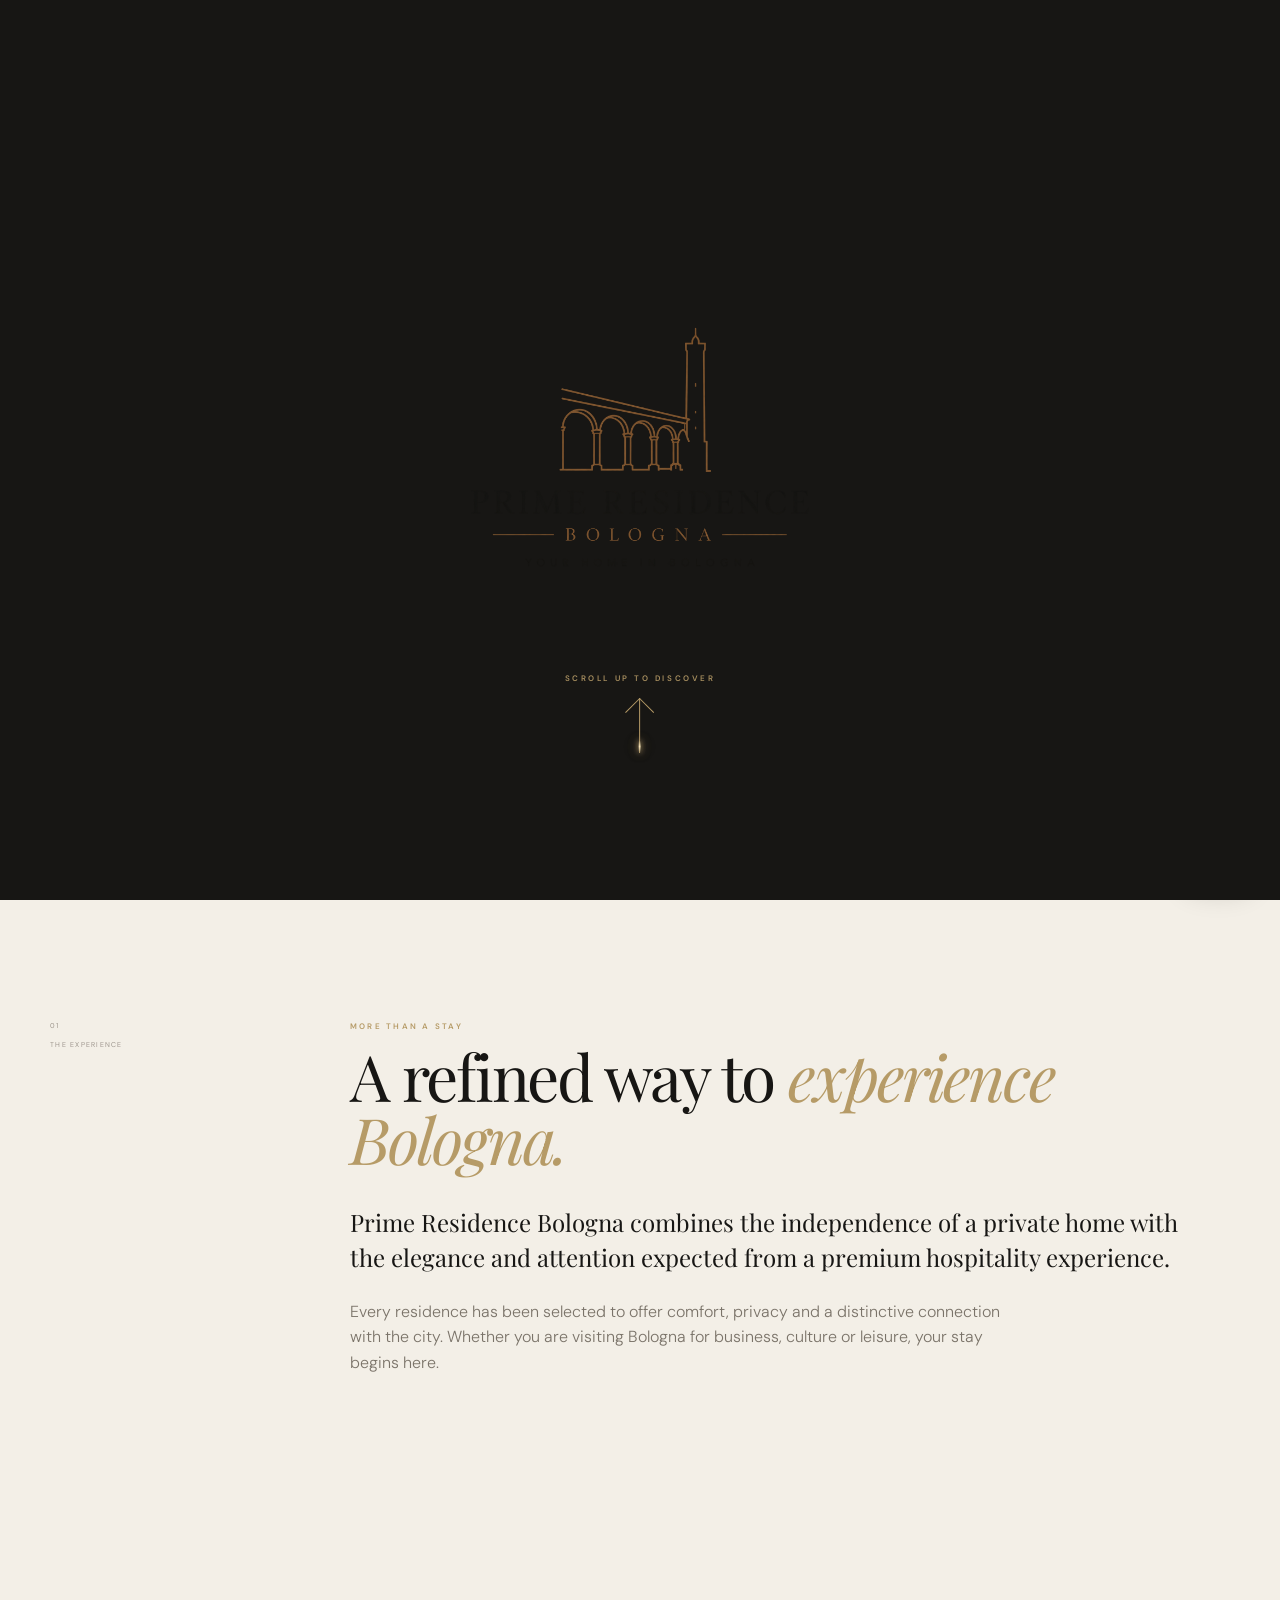
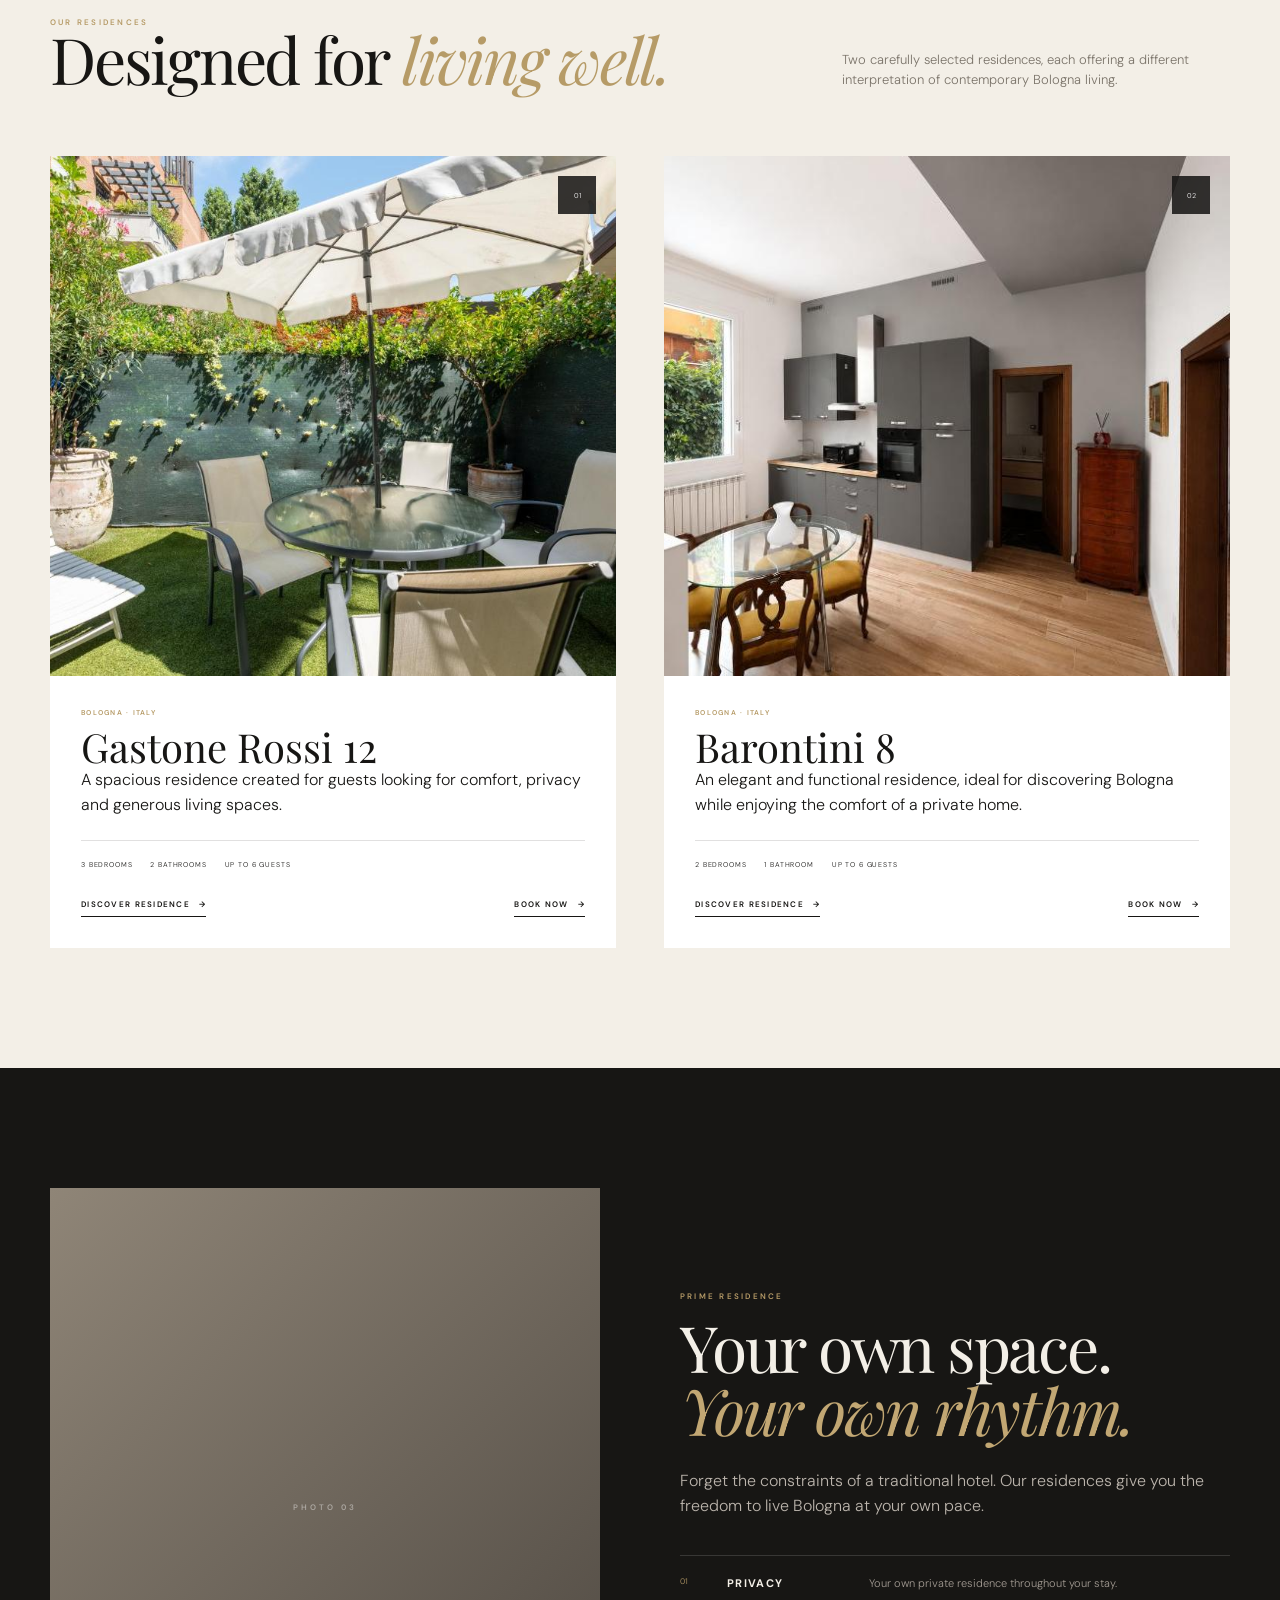
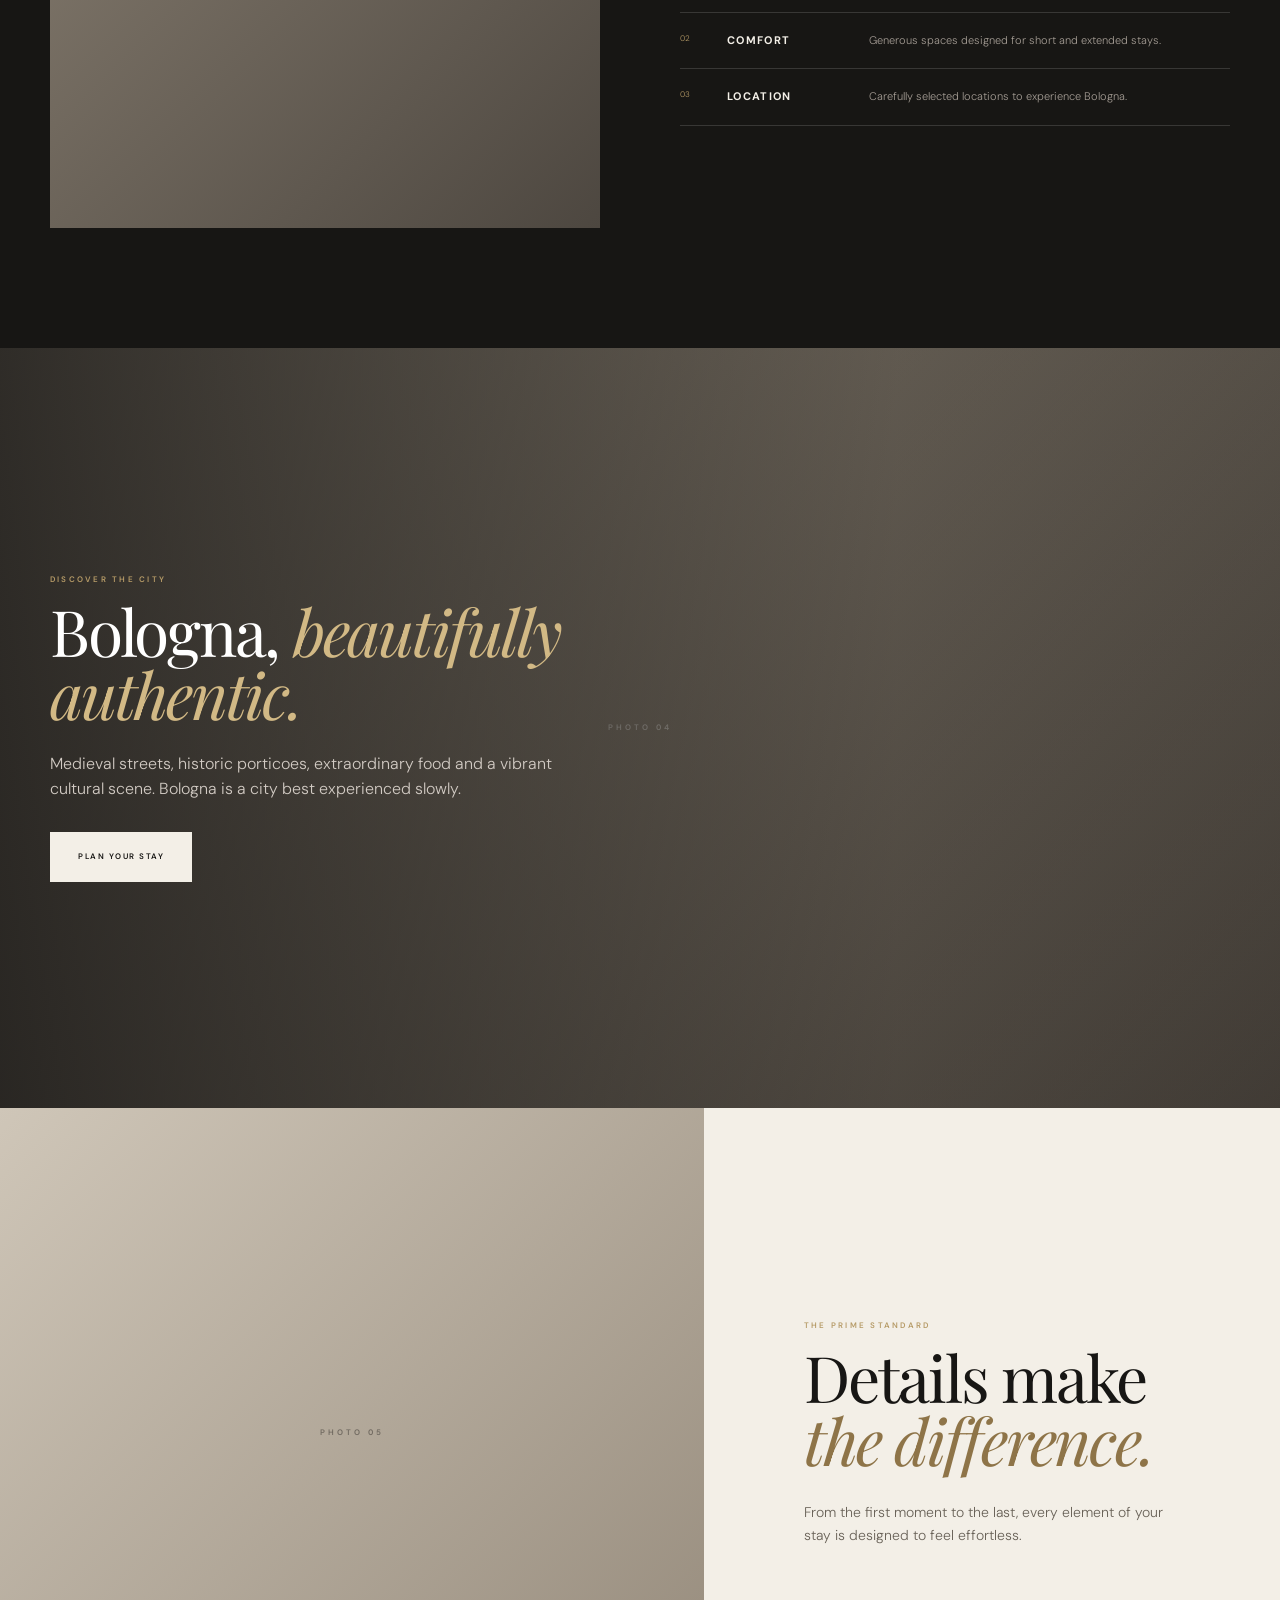
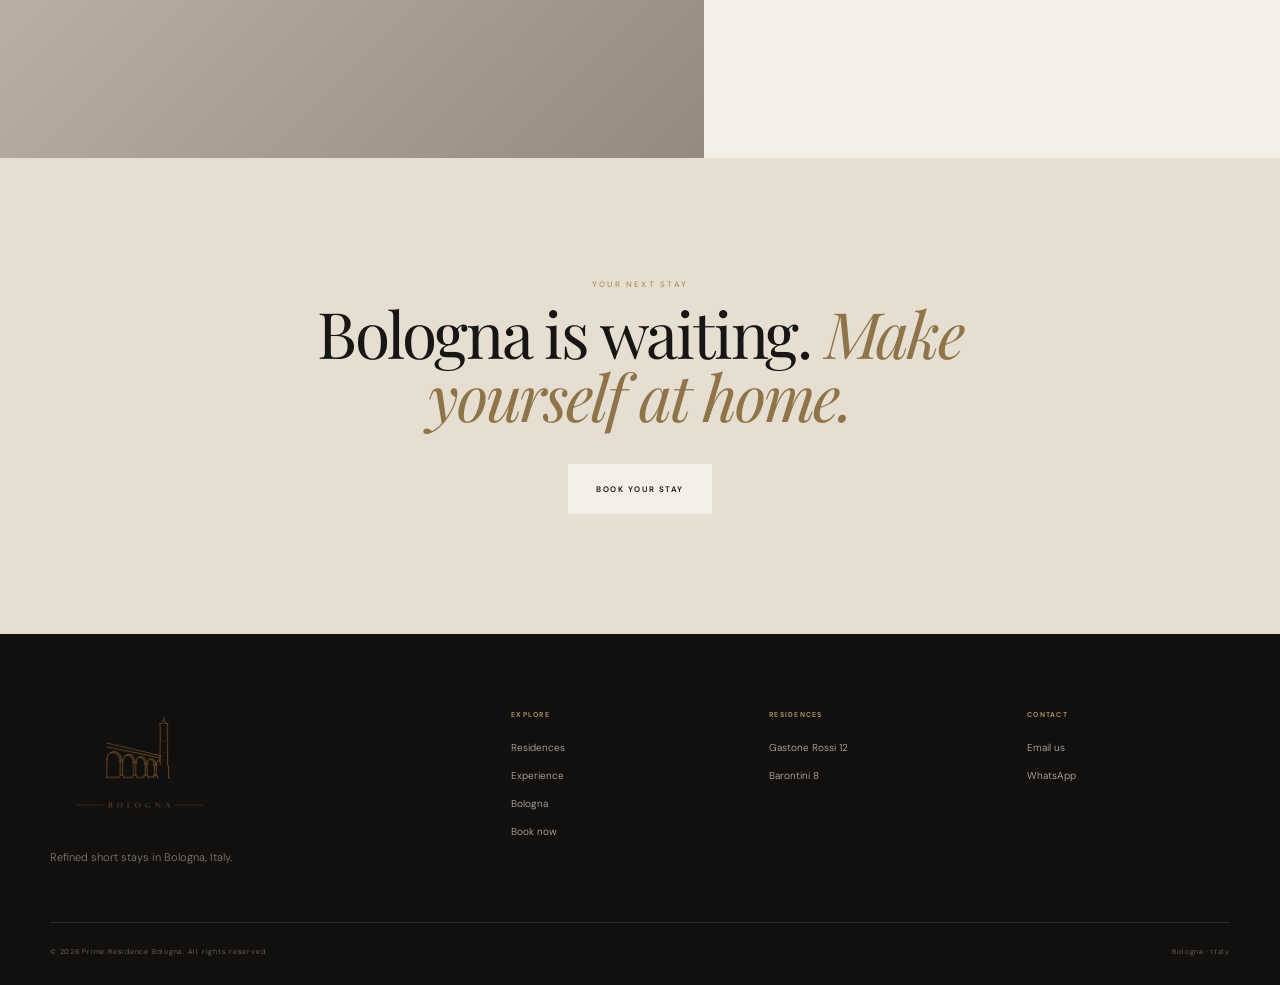
<file: index.html>
<!DOCTYPE html>

<html lang="en">
<head>
<meta charset="utf-8"/>
<meta content="width=device-width, initial-scale=1.0" name="viewport"/>
<title>
    Prime Residence Bologna | Luxury Short Stay Apartments
  </title>
<meta content="Prime Residence Bologna offers refined apartments for short stays in Bologna, Italy." name="description"/>
<link href="https://fonts.googleapis.com" rel="preconnect"/>
<link crossorigin="" href="https://fonts.gstatic.com" rel="preconnect"/>
<link href="https://fonts.googleapis.com/css2?family=DM+Sans:wght@300;400;500;600&amp;family=Playfair+Display:wght@400;500;600&amp;display=swap" rel="stylesheet"/>
<link href="style.css" rel="stylesheet"/>
<style>

    /* =====================================================
       LOADER &mdash; SCROLL UP TO DISCOVER
    ====================================================== */

    .loader-scroll-hint{
      position:absolute;
      left:50%;
      top:calc(50% + 125px);
      z-index:2;
      display:flex;
      flex-direction:column;
      align-items:center;
      justify-content:center;
      gap:16px;
      width:max-content;
      color:#b69b67;
      text-align:center;
      transform:translateX(-50%);
      pointer-events:none
    }

    .loader-scroll-text{
      display:block;
      color:#b69b67;
      font-size:8px;
      font-weight:600;
      line-height:1;
      letter-spacing:.32em;
      text-transform:uppercase;
      white-space:nowrap;
      opacity:.9
    }

    .loader-scroll-arrow{
      position:relative;
      display:block;
      width:38px;
      height:58px;
      flex-shrink:0
    }

    .loader-scroll-arrow-shaft{
      position:absolute;
      left:50%;
      top:0;
      width:1px;
      height:55px;
      background:#b69b67;
      transform:translateX(-50%)
    }

    .loader-scroll-arrow::before{
      content:"";
      position:absolute;
      left:50%;
      top:0;
      width:20px;
      height:1px;
      background:#b69b67;
      transform-origin:left center;
      transform:rotate(135deg)
    }

    .loader-scroll-arrow::after{
      content:"";
      position:absolute;
      right:50%;
      top:0;
      width:20px;
      height:1px;
      background:#b69b67;
      transform-origin:right center;
      transform:rotate(-135deg)
    }

    .loader-scroll-glow{
      position:absolute;
      left:50%;
      bottom:3px;
      width:2px;
      height:13px;
      border-radius:20px;
      background:linear-gradient(
        to top,
        rgba(182,155,103,0),
        rgba(245,225,181,1),
        rgba(182,155,103,0)
      );
      box-shadow:
        0 0 5px rgba(182,155,103,.95),
        0 0 10px rgba(182,155,103,.6),
        0 0 18px rgba(182,155,103,.28);
      transform:translateX(-50%);
      animation:loaderGlowUp 1.65s ease-in-out infinite;
      pointer-events:none
    }

    @keyframes loaderGlowUp{
      0%{bottom:3px;opacity:0}
      15%{opacity:1}
      72%{opacity:1}
      100%{bottom:42px;opacity:0}
    }

    .loader{cursor:grab}
    .loader.mouse-dragging{cursor:grabbing}

    /* =====================================================
       NAVIGATION PAGE TRANSITION
    ====================================================== */

    .page-swipe-transition{
      position:fixed;
      inset:0;
      z-index:9998;
      background:#171614;
      transform:translate3d(0,-101%,0);
      pointer-events:none;
      visibility:hidden;
      will-change:transform;
    }

    .page-swipe-transition.enter{
      visibility:visible;
      pointer-events:auto;
      animation:pageSwipeEnter .72s cubic-bezier(.76,0,.24,1) forwards
    }

    .page-swipe-transition.leave{
      visibility:visible;
      pointer-events:auto;
      animation:pageSwipeLeave .72s cubic-bezier(.76,0,.24,1) forwards
    }

    @keyframes pageSwipeEnter{
      from{transform:translate3d(0,-101%,0)}
      to{transform:translate3d(0,0,0)}
    }

    @keyframes pageSwipeLeave{
      from{transform:translate3d(0,0,0)}
      to{transform:translate3d(0,101%,0)}
    }

    @media(max-width:700px){

      .loader-scroll-hint{
        top:calc(50% + 108px);
        gap:14px
      }

      .loader-scroll-text{
        font-size:7px;
        letter-spacing:.28em
      }

      .loader-scroll-arrow{
        width:34px;
        height:52px
      }

      .loader-scroll-arrow-shaft{
        height:49px
      }

      .loader-scroll-arrow::before,
      .loader-scroll-arrow::after{
        width:18px
      }

      @keyframes loaderGlowUp{
        0%{bottom:3px;opacity:0}
        15%{opacity:1}
        72%{opacity:1}
        100%{bottom:36px;opacity:0}
      }

    }

    @media(max-height:600px){
      .loader-scroll-hint{
        top:calc(50% + 95px)
      }
    }

  </style>
</head>
<body class="home-page">
<!-- =====================================================
       INTRO LOADER
  ====================================================== -->
<div class="loader">
<div class="loader-inner">
<img class="site-brand-image site-brand-image-loader" src="images/prime-residence-logo.png" alt="Prime Residence Bologna"/>
</div>
<div aria-hidden="true" class="loader-scroll-hint">
<span class="loader-scroll-text">
        SCROLL UP TO DISCOVER
      </span>
<span class="loader-scroll-arrow">
<span class="loader-scroll-arrow-shaft"></span>
<span class="loader-scroll-glow"></span>
</span>
</div>
</div>
<!-- =====================================================
       PAGE TRANSITION
  ====================================================== -->
<div aria-hidden="true" class="page-swipe-transition" id="pageSwipeTransition"></div>
<!-- =====================================================
       NAVIGATION
  ====================================================== -->
<header class="navbar">
<div class="nav-container">
<a class="logo logo-image-link" href="index.html" aria-label="Prime Residence Bologna home">
<img class="site-brand-image site-brand-image-nav" src="images/prime-residence-logo.png" alt="Prime Residence Bologna"/>
</a>
<nav class="desktop-nav">
<a class="nav-swipe-link" href="#residences">
          Residences
        </a>
<a class="nav-swipe-link" href="#experience">
          Experience
        </a>
<a class="nav-swipe-link" href="#bologna">
          Bologna
        </a>
<a class="nav-book" href="booking.html">
          Book now
        </a>
</nav>
<button aria-label="Open menu" class="menu-toggle">
<span></span>
<span></span>
</button>
</div>
<div class="mobile-menu">
<a href="#residences">
        Residences
      </a>
<a href="#experience">
        Experience
      </a>
<a href="#bologna">
        Bologna
      </a>
<a href="booking.html">
        Book now
      </a>
</div>
</header>
<!-- =====================================================
       MAIN
  ====================================================== -->
<main>
<!-- =====================================================
         HERO
    ====================================================== -->
<section class="hero home-hero" data-logo-scheme="dark">
<div class="prime-hero-gallery" id="primeHeroGallery" aria-hidden="true">
  <div class="prime-hero-gallery-window">
    <div class="prime-hero-gallery-track">
      <div class="prime-hero-gallery-panel"><img src="images/gastone-rossi-12/30.jpg" alt="" decoding="async" fetchpriority="high" loading="eager"/></div>
      <div class="prime-hero-gallery-panel"><img src="images/barontini-8/13.jpg" alt="" decoding="async" fetchpriority="high" loading="eager"/></div>
      <div class="prime-hero-gallery-panel"><img src="images/gastone-rossi-12/01.jpg" alt="" decoding="async" loading="eager"/></div>
      <div class="prime-hero-gallery-panel"><img src="images/barontini-8/01.jpg" alt="" decoding="async" loading="eager"/></div>
      <div class="prime-hero-gallery-panel"><img src="images/gastone-rossi-12/22.jpg" alt="" decoding="async" loading="eager"/></div>
      <div class="prime-hero-gallery-panel"><img src="images/barontini-8/19.jpg" alt="" decoding="async" loading="eager"/></div>
    </div>
  </div>
</div>
<div class="hero-overlay"></div>
<div class="hero-content reveal">
<p class="eyebrow">
          PRIME RESIDENCE BOLOGNA
        </p>
<h1>

          Stay beautifully.
          <br/>
<em>
            Live Bologna.
          </em>
</h1>
<p class="hero-text">

          Refined apartments designed for exceptional stays
          in the heart of Bologna.

        </p>
<div class="hero-buttons">
<a class="btn btn-primary" href="booking.html">
            Book your stay
          </a>
<a class="btn btn-outline" href="#residences">
            Explore residences
          </a>
</div>
</div>
<div class="hero-scroll">
<span>
          SCROLL TO EXPLORE
        </span>
<div class="scroll-line"></div>
</div>
</section>
<!-- =====================================================
         INTRO
    ====================================================== -->
<section class="intro section">
<div class="container intro-grid">
<div class="intro-label reveal">
<span>
            01
          </span>
<span>
            THE EXPERIENCE
          </span>
</div>
<div class="intro-content reveal">
<p class="section-kicker">
            MORE THAN A STAY
          </p>
<h2>

            A refined way to

            <em>
              experience Bologna.
            </em>
</h2>
<p class="large-text">

            Prime Residence Bologna combines the independence
            of a private home with the elegance and attention
            expected from a premium hospitality experience.

          </p>
<p>

            Every residence has been selected to offer comfort,
            privacy and a distinctive connection with the city.
            Whether you are visiting Bologna for business,
            culture or leisure, your stay begins here.

          </p>
</div>
</div>
</section>
<!-- =====================================================
         RESIDENCES
    ====================================================== -->
<section class="residences section" id="residences">
<div class="container">
<div class="section-heading reveal">
<div>
<p class="section-kicker">
              OUR RESIDENCES
            </p>
<h2>

              Designed for

              <em>
                living well.
              </em>
</h2>
</div>
<p>

            Two carefully selected residences,
            each offering a different interpretation
            of contemporary Bologna living.

          </p>
</div>
<div class="residences-grid">
<!-- GASTONE ROSSI -->
<article class="residence-card reveal">
<a class="residence-image" href="gastone-rossi-12.html">
<img alt="Gastone Rossi 12 &mdash; private garden" class="residence-photo" decoding="async" loading="lazy" src="images/gastone-rossi-12/30.jpg"/>
<div class="residence-number">
                01
              </div>
</a>
<div class="residence-info">
<div>
<p class="residence-location">
                  BOLOGNA &middot; ITALY
                </p>
<h3>
                  Gastone Rossi 12
                </h3>
<p>

                  A spacious residence created for guests
                  looking for comfort, privacy and generous
                  living spaces.

                </p>
</div>
<div class="residence-details">
<span>
                  3 Bedrooms
                </span>
<span>
                  2 Bathrooms
                </span>
<span>
                  Up to 6 Guests
                </span>
</div>
<div class="residence-actions">
<a class="text-link" href="gastone-rossi-12.html">

                  Discover residence

                  <span>&rarr;</span>
</a>
<a class="text-link" href="booking.html">

                  Book now

                  <span>&rarr;</span>
</a>
</div>
</div>
</article>
<!-- BARONTINI -->
<article class="residence-card reveal">
<a class="residence-image" href="barontini-8.html">
<img alt="Barontini 8 &mdash; kitchen and dining area" class="residence-photo" decoding="async" loading="lazy" src="images/barontini-8/13.jpg"/>
<div class="residence-number">
                02
              </div>
</a>
<div class="residence-info">
<div>
<p class="residence-location">
                  BOLOGNA &middot; ITALY
                </p>
<h3>
                  Barontini 8
                </h3>
<p>

                  An elegant and functional residence,
                  ideal for discovering Bologna while
                  enjoying the comfort of a private home.

                </p>
</div>
<div class="residence-details">
<span>
                  2 Bedrooms
                </span>
<span>
                  1 Bathroom
                </span>
<span>
                  Up to 6 Guests
                </span>
</div>
<div class="residence-actions">
<a class="text-link" href="barontini-8.html">

                  Discover residence

                  <span>&rarr;</span>
</a>
<a class="text-link" href="booking.html">

                  Book now

                  <span>&rarr;</span>
</a>
</div>
</div>
</article>
</div>
</div>
</section>
<!-- =====================================================
         EXPERIENCE
    ====================================================== -->
<section class="experience section" id="experience">
<div class="container">
<div class="experience-grid">
<div class="experience-image reveal">
<div class="photo-placeholder large">
<span>
                PHOTO 03
              </span>
</div>
</div>
<div class="experience-content reveal">
<p class="section-kicker">
              PRIME RESIDENCE
            </p>
<h2>

              Your own space.

              <em>
                Your own rhythm.
              </em>
</h2>
<p>

              Forget the constraints of a traditional hotel.
              Our residences give you the freedom to live
              Bologna at your own pace.

            </p>
<div class="experience-list">
<div>
<span>
                  01
                </span>
<strong>
                  Privacy
                </strong>
<p>
                  Your own private residence throughout your stay.
                </p>
</div>
<div>
<span>
                  02
                </span>
<strong>
                  Comfort
                </strong>
<p>
                  Generous spaces designed for short and extended stays.
                </p>
</div>
<div>
<span>
                  03
                </span>
<strong>
                  Location
                </strong>
<p>
                  Carefully selected locations to experience Bologna.
                </p>
</div>
</div>
</div>
</div>
</div>
</section>
<!-- =====================================================
         BOLOGNA
    ====================================================== -->
<section class="bologna section" id="bologna">
<div class="bologna-background">
<div class="photo-placeholder full">
<span>
            PHOTO 04
          </span>
</div>
</div>
<div class="bologna-overlay"></div>
<div class="container bologna-content reveal">
<p class="section-kicker">
          DISCOVER THE CITY
        </p>
<h2>

          Bologna,

          <em>
            beautifully authentic.
          </em>
</h2>
<p>

          Medieval streets, historic porticoes,
          extraordinary food and a vibrant cultural scene.
          Bologna is a city best experienced slowly.

        </p>
<a class="btn btn-primary" href="booking.html">
          Plan your stay
        </a>
</div>
</section>
<!-- =====================================================
         VISUAL
    ====================================================== -->
<section class="visual-section">
<div class="visual-grid">
<div class="visual-item reveal">
<div class="photo-placeholder">
<span>
              PHOTO 05
            </span>
</div>
</div>
<div class="visual-text reveal">
<p class="section-kicker">
            THE PRIME STANDARD
          </p>
<h2>

            Details make

            <em>
              the difference.
            </em>
</h2>
<p>

            From the first moment to the last,
            every element of your stay is designed
            to feel effortless.

          </p>
</div>
</div>
</section>
<!-- =====================================================
         CTA
    ====================================================== -->
<section class="cta section">
<div class="container cta-content reveal">
<p class="section-kicker">
          YOUR NEXT STAY
        </p>
<h2>

          Bologna is waiting.

          <em>
            Make yourself at home.
          </em>
</h2>
<a class="btn btn-primary" href="booking.html">
          Book your stay
        </a>
</div>
</section>
</main>
<!-- =====================================================
       FOOTER
  ====================================================== -->
<footer class="footer">
<div class="container">
<div class="footer-top">
<div class="footer-brand">
<div class="logo logo-image-link">
<img class="site-brand-image site-brand-image-footer" src="images/prime-residence-logo.png" alt="Prime Residence Bologna"/>
</div>
<p>
            Refined short stays in Bologna, Italy.
          </p>
</div>
<div class="footer-column">
<p class="footer-title">
            EXPLORE
          </p>
<a href="#residences">
            Residences
          </a>
<a href="#experience">
            Experience
          </a>
<a href="#bologna">
            Bologna
          </a>
<a href="booking.html">
            Book now
          </a>
</div>
<div class="footer-column">
<p class="footer-title">
            RESIDENCES
          </p>
<a href="gastone-rossi-12.html">
            Gastone Rossi 12
          </a>
<a href="barontini-8.html">
            Barontini 8
          </a>
</div>
<div class="footer-column">
<p class="footer-title">
            CONTACT
          </p>
<a href="mailto:vittoriolandi005@gmail.com">
            Email us
          </a>
<a href="https://wa.me/393917055625" rel="noopener noreferrer" target="_blank">
            WhatsApp
          </a>
</div>
</div>
<div class="footer-bottom">
<p>

          &copy; <span id="year"></span>
          Prime Residence Bologna.
          All rights reserved.

        </p>
<p>
          Bologna &middot; Italy
        </p>
</div>
</div>
</footer>
<!-- =====================================================
       PRIME ASSISTANT
  ====================================================== -->
<div class="prime-assistant" data-assistant-page="home" data-assistant-residence="Prime Residence Bologna">
<div aria-hidden="true" class="prime-assistant-prompt">
<button aria-label="Ask about Prime Residence Bologna" class="assistant-prompt-main" type="button">
<span class="assistant-prompt-dot"></span>
<span class="assistant-prompt-content">
<span class="assistant-prompt-label">
            PRIME ASSISTANT
          </span>
<strong>
            What would you like to know about Prime Residence Bologna?
          </strong>
<small>
            Discover our residences, the experience and how to plan your stay.
          </small>
</span>
<span class="assistant-prompt-arrow">
          &rarr;
        </span>
</button>
<button aria-label="Close assistant suggestion" class="assistant-prompt-close" type="button">
        &times;
      </button>
</div>
<button aria-expanded="false" aria-label="Open Prime Residence Assistant" class="prime-assistant-launcher" type="button">
<span class="assistant-launcher-dot"></span>
<span class="assistant-launcher-text">
        PRIME ASSISTANT
      </span>
</button>
<section aria-hidden="true" aria-label="Prime Residence virtual assistant" class="prime-assistant-window">
<div class="prime-assistant-header">
<div class="prime-assistant-identity">
<span class="assistant-status-dot"></span>
<div>
<span class="assistant-name">
              PRIME ASSISTANT
            </span>
<span class="assistant-status">
              PRIME RESIDENCE BOLOGNA
            </span>
</div>
</div>
<button aria-label="Close Prime Residence Assistant" class="prime-assistant-close" type="button">
          &times;
        </button>
</div>
<div aria-live="polite" class="prime-assistant-messages">
<div class="assistant-message assistant-message-bot">
<span class="assistant-message-label">
            PRIME ASSISTANT
          </span>
<p>
            Welcome to Prime Residence Bologna.
            What would you like to know about us?
          </p>
</div>
</div>
<div class="prime-assistant-suggestions">
<button class="assistant-suggestion" data-question="about-prime" type="button">
          WHAT IS PRIME?
        </button>
<button class="assistant-suggestion" data-question="residences" type="button">
          THE RESIDENCES
        </button>
<button class="assistant-suggestion" data-question="compare" type="button">
          COMPARE
        </button>
<button class="assistant-suggestion" data-question="booking" type="button">
          BOOKING
        </button>
<button class="assistant-suggestion" data-question="location" type="button">
          LOCATION
        </button>
</div>
<form autocomplete="off" class="prime-assistant-form">
<label class="assistant-visually-hidden" for="primeAssistantInput">
          Ask Prime Residence Assistant a question
        </label>
<input class="prime-assistant-input" id="primeAssistantInput" maxlength="250" placeholder="Ask about Prime Residence Bologna..." type="text"/>
<button aria-label="Send message" class="prime-assistant-send" type="submit">
          &rarr;
        </button>
</form>
<div class="prime-assistant-contact">
<span>
          NEED PERSONAL ASSISTANCE?
        </span>
<div>
<a href="https://wa.me/393917055625" rel="noopener noreferrer" target="_blank">
            WHATSAPP &#8599;
          </a>
<a href="mailto:vittoriolandi005@gmail.com">
            EMAIL &#8599;
          </a>
</div>
</div>
</section>
</div>
<!-- =====================================================
       WHATSAPP
  ====================================================== -->
<a aria-label="Contact Prime Residence Bologna on WhatsApp" class="whatsapp-button" href="https://wa.me/393917055625" rel="noopener noreferrer" target="_blank">
<span>
      WhatsApp
    </span>
</a>

<script src="script.js"></script>
</body>
</html>
</file>
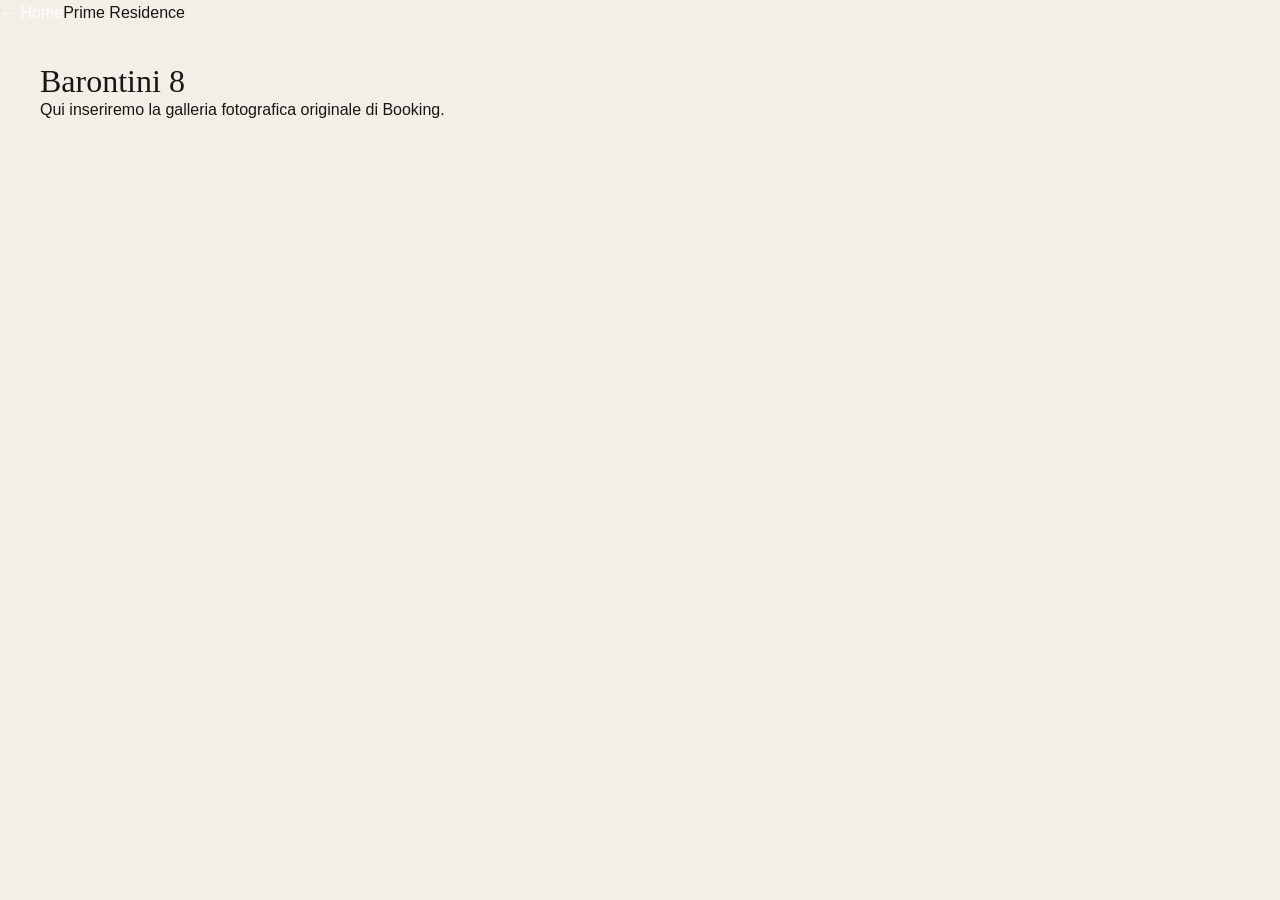
<file: barontini.html>
<html><head><meta charset="utf-8"><link rel="stylesheet" href="../style.css"></head><body><nav><a href="../index.html" style="color:white;text-decoration:none">← Home</a><span>Prime Residence</span></nav><main style="padding:40px"><h1>Barontini 8</h1><p>Qui inseriremo la galleria fotografica originale di Booking.</p></main></body></html>
</file>
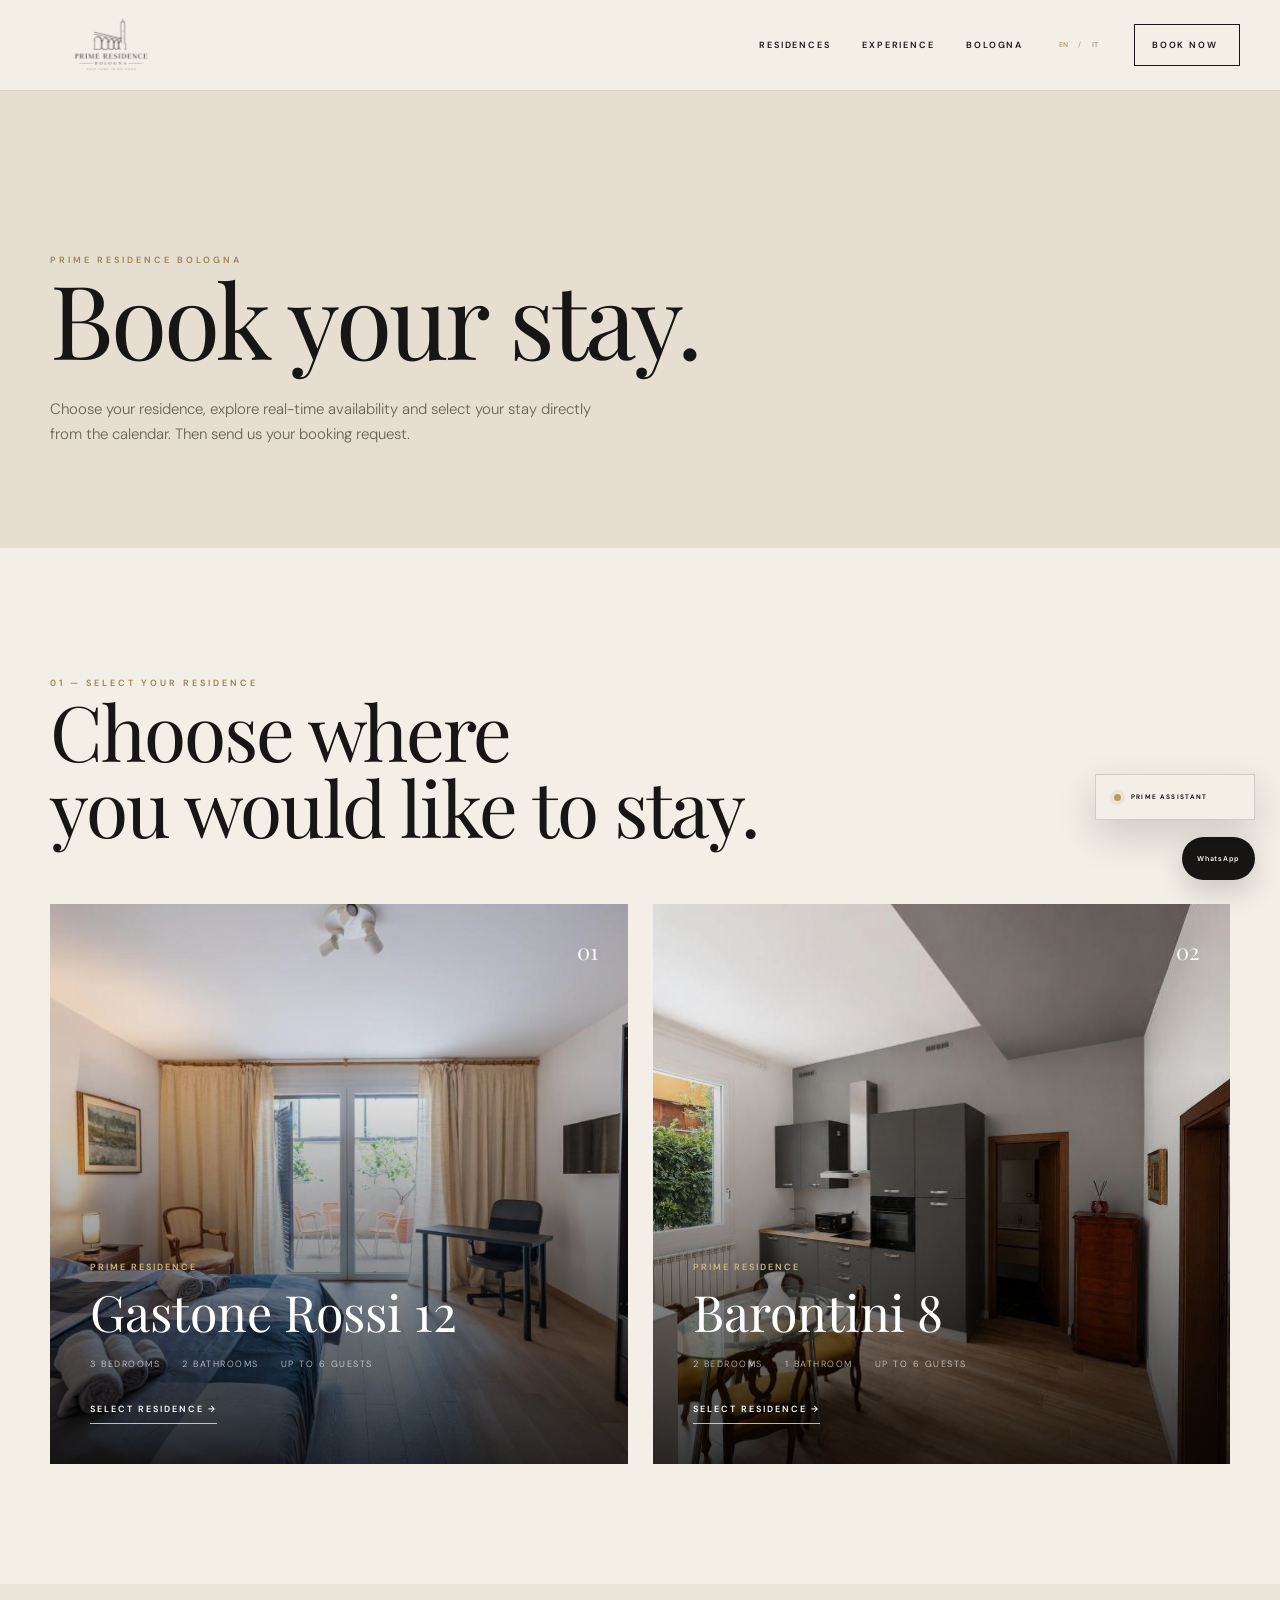
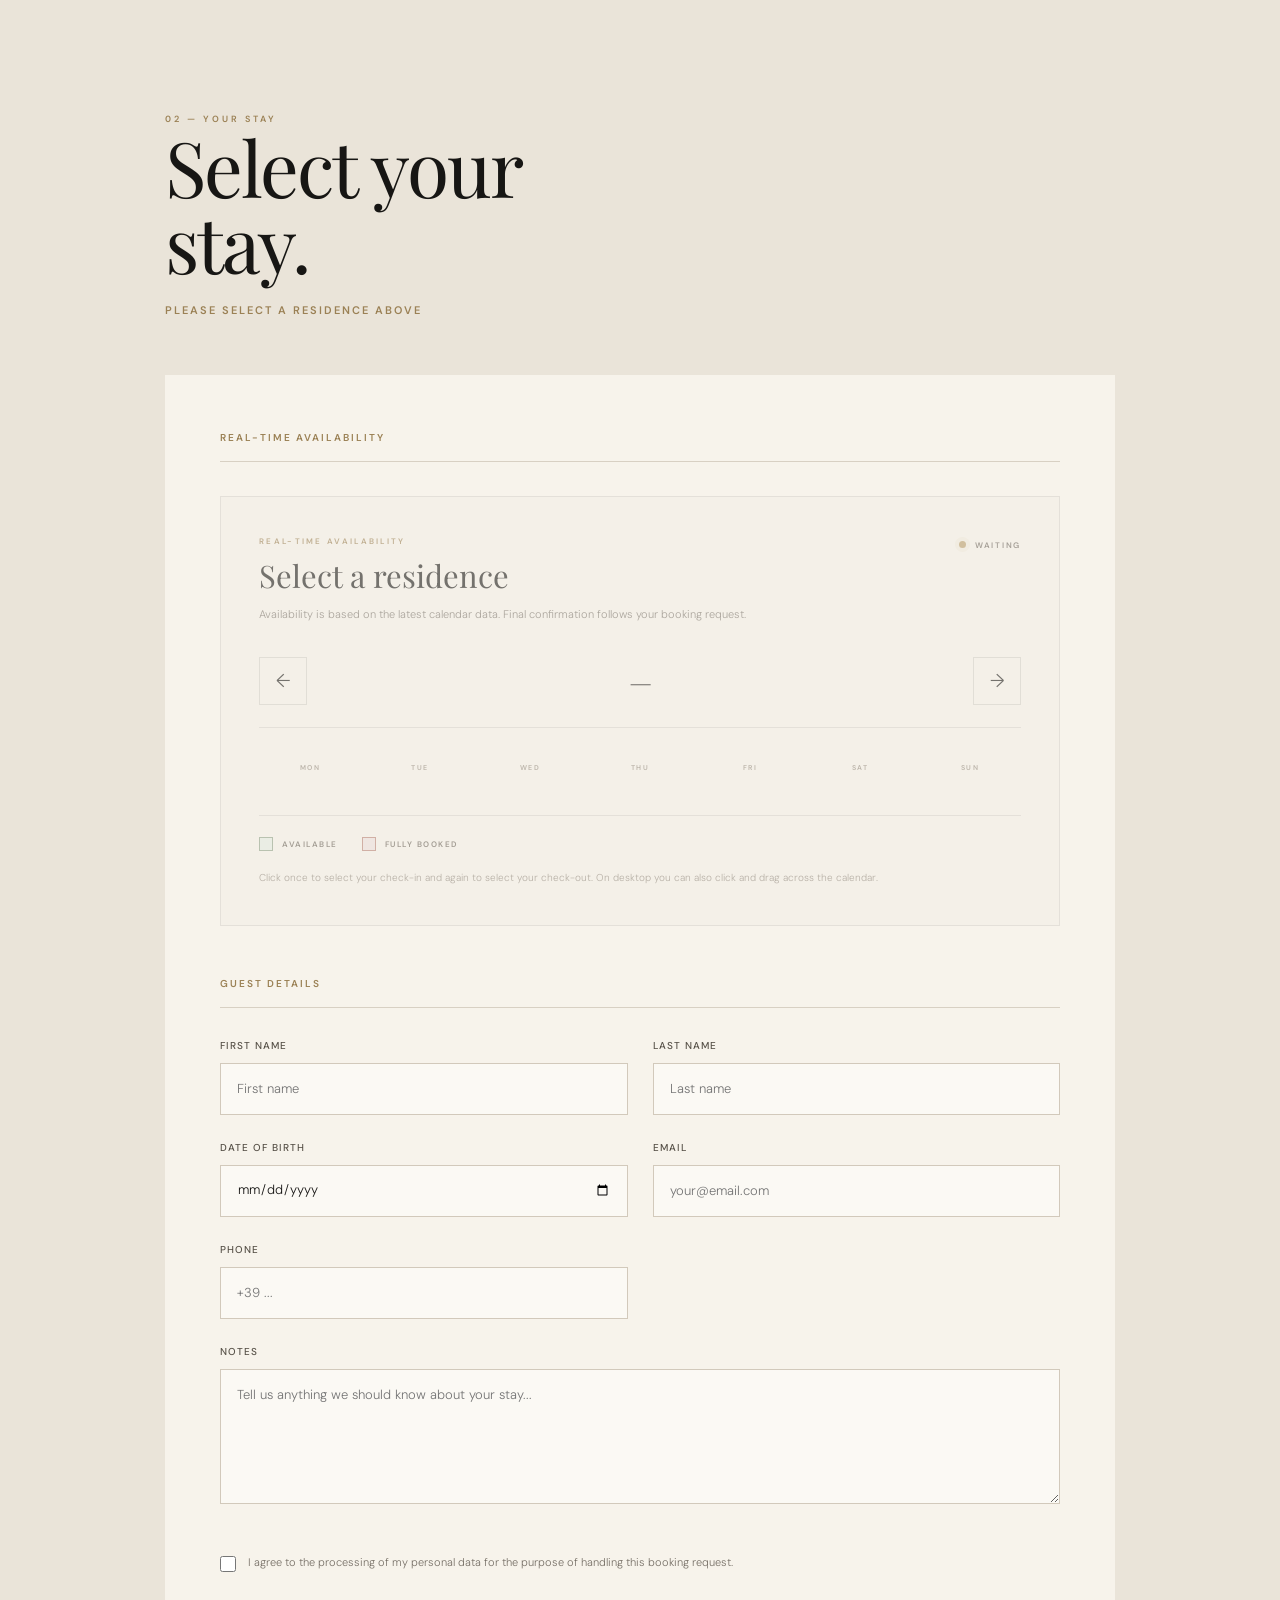
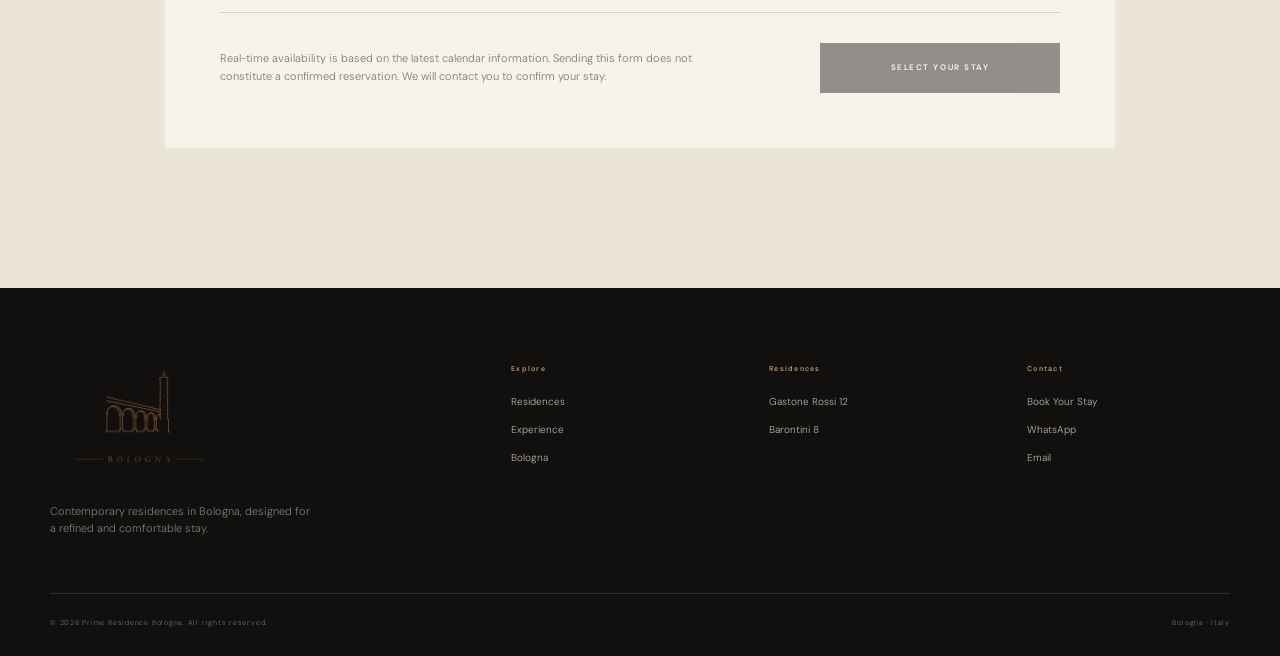
<file: booking.html>
<!DOCTYPE html>

<html lang="en">
<head>
<meta charset="utf-8"/>
<meta content="width=device-width, initial-scale=1.0" name="viewport"/>
<title>Book Your Stay | Prime Residence Bologna</title>
<meta content="Book your stay at Prime Residence Bologna. Choose your residence, check real-time availability and submit your booking request." name="description"/>
<link href="https://fonts.googleapis.com" rel="preconnect"/>
<link crossorigin="" href="https://fonts.gstatic.com" rel="preconnect"/>
<link href="https://fonts.googleapis.com/css2?family=DM+Sans:wght@300;400;500;600&amp;family=Playfair+Display:wght@400;500;600&amp;display=swap" rel="stylesheet"/>
<link href="style.css" rel="stylesheet"/>

<style>

    /* =====================================================
       PRIME RESIDENCE
       REAL-TIME AVAILABILITY CALENDAR
    ====================================================== */

    .prime-calendar-section{
      margin-top:34px
    }

    .prime-calendar{
      position:relative;
      padding:38px;
      border:1px solid rgba(23,22,20,.12);
      background:#f3efe7
    }

    .prime-calendar.disabled{
      opacity:.58;
      pointer-events:none
    }

    .prime-calendar-top{
      display:flex;
      align-items:flex-start;
      justify-content:space-between;
      gap:30px;
      margin-bottom:34px
    }

    .prime-calendar-heading{
      max-width:560px
    }

    .prime-calendar-kicker{
      display:block;
      margin-bottom:11px;
      color:#9b8155;
      font-size:8px;
      font-weight:600;
      letter-spacing:2.3px;
      text-transform:uppercase
    }

    .prime-calendar-heading h3{
      margin:0;
      font-family:"Playfair Display",serif;
      font-size:31px;
      font-weight:400;
      line-height:1.15
    }

    .prime-calendar-heading p{
      max-width:540px;
      margin-top:11px;
      color:#777067;
      font-size:11px;
      line-height:1.65
    }

    .calendar-live-status{
      display:flex;
      align-items:center;
      gap:9px;
      flex-shrink:0;
      padding-top:4px;
      color:#6d665d;
      font-size:8px;
      font-weight:600;
      letter-spacing:1.7px;
      text-transform:uppercase
    }

    .calendar-live-dot{
      width:7px;
      height:7px;
      border-radius:50%;
      background:#b69b67;
      box-shadow:0 0 0 4px rgba(182,155,103,.1)
    }

    .calendar-live-status.loading .calendar-live-dot{
      animation:primeCalendarPulse 1s ease-in-out infinite
    }

    .calendar-navigation{
      display:grid;
      grid-template-columns:48px 1fr 48px;
      align-items:center;
      gap:20px;
      margin-bottom:25px;
      padding-bottom:22px;
      border-bottom:1px solid rgba(23,22,20,.12)
    }

    .calendar-nav-button{
      display:flex;
      align-items:center;
      justify-content:center;
      width:48px;
      height:48px;
      border:1px solid rgba(23,22,20,.15);
      color:#171614;
      font-size:19px;
      transition:
        background .25s ease,
        color .25s ease,
        border-color .25s ease
    }

    .calendar-nav-button:hover:not(:disabled){
      background:#171614;
      border-color:#171614;
      color:#f3efe7
    }

    .calendar-nav-button:disabled{
      opacity:.25;
      cursor:not-allowed
    }

    .calendar-month{
      text-align:center;
      font-family:"Playfair Display",serif;
      font-size:27px;
      font-weight:400;
      text-transform:capitalize
    }

    .calendar-weekdays{
      display:grid;
      grid-template-columns:repeat(7,1fr);
      gap:8px;
      margin-bottom:8px
    }

    .calendar-weekdays span{
      padding:9px 0;
      color:#938a7e;
      text-align:center;
      font-size:7px;
      font-weight:600;
      letter-spacing:1.4px;
      text-transform:uppercase
    }

    .calendar-grid{
      display:grid;
      grid-template-columns:repeat(7,1fr);
      gap:8px
    }

    .calendar-empty{
      aspect-ratio:1.18/1
    }

    .booking-calendar-day{
      position:relative;
      aspect-ratio:1.18/1;
      min-width:0;
      border:1px solid transparent;
      outline:0;
      font-family:"DM Sans",sans-serif;
      font-size:13px;
      font-weight:500;
      transition:
        transform .15s ease,
        border-color .2s ease,
        background .2s ease,
        color .2s ease,
        box-shadow .2s ease
    }

    .booking-calendar-day.available{
      background:#e2e9df;
      border-color:#b7c6b1;
      color:#30422c
    }

    .booking-calendar-day.available:hover{
      transform:translateY(-2px);
      border-color:#63775d;
      background:#d7e2d3
    }

    .booking-calendar-day.booked{
      background:#eadeda;
      border-color:#d1b2aa;
      color:#795044
    }

    .booking-calendar-day.booked:hover{
      border-color:#9d695b
    }

    .booking-calendar-day.past{
      background:#ebe7df;
      border-color:#dfd9ce;
      color:#aaa298;
      cursor:not-allowed;
      opacity:.55
    }

    .booking-calendar-day.today::after{
      content:"";
      position:absolute;
      left:50%;
      bottom:7px;
      width:4px;
      height:4px;
      border-radius:50%;
      background:#b69b67;
      transform:translateX(-50%)
    }

    .booking-calendar-day.in-range{
      background:#d4c4a3;
      border-color:#b69b67;
      color:#171614
    }

    .booking-calendar-day.checkin,
    .booking-calendar-day.checkout{
      z-index:2;
      background:#b69b67;
      border-color:#9b8155;
      color:#fff;
      box-shadow:
        inset 0 0 0 1px rgba(255,255,255,.3),
        0 5px 18px rgba(86,69,38,.13)
    }

    .booking-calendar-day.booked.checkout{
      background:#b69b67;
      border-color:#9b8155;
      color:#fff
    }

    .calendar-legend{
      display:flex;
      align-items:center;
      flex-wrap:wrap;
      gap:24px;
      margin-top:25px;
      padding-top:21px;
      border-top:1px solid rgba(23,22,20,.12)
    }

    .calendar-legend-item{
      display:flex;
      align-items:center;
      gap:9px;
      color:#696258;
      font-size:8px;
      font-weight:600;
      letter-spacing:1.5px;
      text-transform:uppercase
    }

    .calendar-legend-box{
      width:14px;
      height:14px;
      border:1px solid
    }

    .calendar-legend-box.available{
      background:#e2e9df;
      border-color:#8ea087
    }

    .calendar-legend-box.booked{
      background:#eadeda;
      border-color:#b78174
    }

    .calendar-help{
      margin-top:19px;
      color:#8a8176;
      font-size:10px;
      line-height:1.65
    }

    .calendar-loading-message{
      display:none;
      margin-top:20px;
      padding:15px 17px;
      background:#ece5d8;
      color:#76694f;
      font-size:10px;
      line-height:1.5
    }

    .calendar-loading-message.visible{
      display:block
    }

    /* =====================================================
       SELECTED STAY
    ====================================================== */

    .selected-stay{
      display:none;
      margin-top:24px;
      padding:28px 30px;
      background:#171614;
      color:#f3efe7
    }

    .selected-stay.visible{
      display:block
    }

    .selected-stay-top{
      display:flex;
      align-items:center;
      justify-content:space-between;
      gap:30px
    }

    .selected-stay-label{
      color:#b69b67;
      font-size:8px;
      font-weight:600;
      letter-spacing:2px;
      text-transform:uppercase
    }

    .selected-stay-status{
      display:flex;
      align-items:center;
      gap:8px;
      color:#d7e4d1;
      font-size:8px;
      font-weight:600;
      letter-spacing:1.6px;
      text-transform:uppercase
    }

    .selected-stay-status::before{
      content:"";
      width:7px;
      height:7px;
      border-radius:50%;
      background:#7f9b74
    }

    .selected-stay-residence{
      margin-top:16px;
      font-family:"Playfair Display",serif;
      font-size:27px
    }

    .selected-stay-details{
      display:flex;
      flex-wrap:wrap;
      gap:18px 35px;
      margin-top:18px;
      padding-top:18px;
      border-top:1px solid rgba(255,255,255,.12)
    }

    .selected-stay-item{
      display:flex;
      flex-direction:column;
      gap:6px
    }

    .selected-stay-item span:first-child{
      color:#8f8981;
      font-size:7px;
      font-weight:600;
      letter-spacing:1.5px;
      text-transform:uppercase
    }

    .selected-stay-item span:last-child{
      font-family:"Playfair Display",serif;
      font-size:18px
    }

    .selected-stay-clear{
      margin-top:22px;
      padding-bottom:5px;
      border-bottom:1px solid rgba(255,255,255,.45);
      color:#d1ccc4;
      font-size:8px;
      font-weight:600;
      letter-spacing:1.6px;
      text-transform:uppercase
    }

    /* =====================================================
       CALENDAR ERRORS
    ====================================================== */

    .calendar-message{
      display:none;
      margin-top:20px;
      padding:16px 18px;
      font-size:10px;
      line-height:1.6
    }

    .calendar-message.visible{
      display:block
    }

    .calendar-message.error{
      background:#f0dfda;
      border:1px solid #d8b7af;
      color:#743c32
    }

    .calendar-message.info{
      background:#ece5d8;
      border:1px solid #d8ccb4;
      color:#756443
    }

    .booking-submit.availability-locked{
      opacity:.45;
      cursor:not-allowed
    }

    @keyframes primeCalendarPulse{
      0%,100%{opacity:.35;transform:scale(.8)}
      50%{opacity:1;transform:scale(1)}
    }

    /* =====================================================
       TABLET
    ====================================================== */

    @media(max-width:850px){

      .prime-calendar{
        padding:28px 22px
      }

      .prime-calendar-top{
        flex-direction:column;
        gap:15px
      }

      .calendar-live-status{
        padding-top:0
      }

      .booking-calendar-day{
        font-size:12px
      }

    }

    /* =====================================================
       MOBILE
    ====================================================== */

    @media(max-width:600px){

      .prime-calendar{
        padding:24px 14px
      }

      .prime-calendar-heading h3{
        font-size:27px
      }

      .calendar-navigation{
        grid-template-columns:42px 1fr 42px;
        gap:10px
      }

      .calendar-nav-button{
        width:42px;
        height:42px
      }

      .calendar-month{
        font-size:21px
      }

      .calendar-grid,
      .calendar-weekdays{
        gap:4px
      }

      .calendar-weekdays span{
        font-size:6px
      }

      .booking-calendar-day{
        aspect-ratio:1/1;
        font-size:11px
      }

      .calendar-legend{
        gap:16px
      }

      .selected-stay{
        padding:24px 20px
      }

      .selected-stay-top{
        align-items:flex-start;
        flex-direction:column;
        gap:8px
      }

    }


    /* =====================================================
       SELECTED STAY - OVERLAY ON CALENDAR
    ====================================================== */

    .booking-page .prime-calendar-section{
      position:relative
    }

    .booking-page .selected-stay{
      position:absolute;
      top:50%;
      left:50%;
      width:calc(100% - 36px);
      max-width:none;
      z-index:8;
      display:block;
      max-height:0;
      margin:0;
      padding:0 30px;
      overflow:hidden;
      visibility:hidden;
      opacity:0;
      transform:translate(-50%,calc(-50% - 18px));
      pointer-events:none;
      background:#171614;
      color:#f3efe7;
      box-shadow:0 18px 48px rgba(23,22,20,.18);
      transition:
        max-height .65s cubic-bezier(.22,.61,.36,1),
        padding .55s cubic-bezier(.22,.61,.36,1),
        opacity .35s ease,
        transform .55s cubic-bezier(.22,.61,.36,1),
        visibility 0s linear .65s
    }

    .booking-page .selected-stay.visible{
      max-height:560px;
      margin:0;
      padding:27px 30px 30px;
      overflow:visible;
      visibility:visible;
      opacity:1;
      transform:translate(-50%,-50%);
      pointer-events:auto;
      transition-delay:0s
    }

    .booking-page .selected-stay-top{
      display:grid;
      grid-template-columns:minmax(0,1fr) minmax(190px,230px) minmax(0,1fr);
      align-items:start;
      gap:28px;
      margin:0 0 18px
    }

    .booking-page .selected-stay-heading{
      display:flex;
      align-items:center;
      flex-wrap:wrap;
      gap:16px;
      align-self:start;
      padding-top:5px
    }

    .booking-page .selected-stay-label{
      color:#c2a66e;
      font-size:8px;
      font-weight:600;
      letter-spacing:2.2px;
      text-transform:uppercase
    }

    .booking-page .selected-stay-status{
      display:flex;
      align-items:center;
      gap:8px;
      color:#d7e4d1;
      font-size:8px;
      font-weight:600;
      letter-spacing:1.6px;
      text-transform:uppercase
    }

    .booking-page .selected-stay-status::before{
      content:"";
      width:7px;
      height:7px;
      flex-shrink:0;
      border-radius:50%;
      background:#7f9b74
    }

    .booking-page .selected-stay-clear{
      justify-self:end;
      align-self:start;
      flex-shrink:0;
      margin:5px 0 0;
      padding:0 0 5px;
      border-bottom:1px solid rgba(255,255,255,.42);
      color:#d1ccc4;
      font-size:8px;
      font-weight:600;
      letter-spacing:1.6px;
      text-transform:uppercase;
      transition:color .25s ease,border-color .25s ease
    }

    .booking-page .selected-stay-clear:hover{
      color:#fff;
      border-color:#fff
    }

    .booking-page .selected-stay-grid{
      display:grid;
      grid-template-columns:minmax(300px,.95fr) minmax(0,1.35fr);
      align-items:stretch;
      border-top:1px solid rgba(255,255,255,.12)
    }

    .booking-page .selected-stay-summary{
      min-width:0;
      padding:21px 28px 0 0
    }

    .booking-page .selected-stay-residence{
      margin:0;
      overflow:visible;
      font-family:"Playfair Display",serif;
      font-size:30px;
      font-weight:400;
      line-height:1.08;
      white-space:nowrap
    }

    .booking-page .selected-stay-details{
      display:grid;
      grid-template-columns:repeat(3,minmax(82px,1fr));
      gap:18px 22px;
      margin:16px 0 0;
      padding:0;
      border:0
    }

    .booking-page .selected-stay-item{
      display:flex;
      flex-direction:column;
      gap:7px;
      min-width:0
    }

    .booking-page .selected-stay-item span:first-child,
    .booking-page .selected-stay-guests label{
      color:#8f8981;
      font-size:7px;
      font-weight:600;
      letter-spacing:1.5px;
      text-transform:uppercase
    }

    .booking-page .selected-stay-item span:last-child{
      overflow:visible;
      font-family:"Playfair Display",serif;
      font-size:13.5px;
      line-height:1.3;
      white-space:nowrap;
      text-overflow:clip
    }

    .booking-page .selected-stay-guests{
      display:flex;
      flex-direction:column;
      justify-content:flex-start;
      gap:7px;
      width:100%;
      min-width:0;
      padding:0;
      border:0
    }

    .booking-page .selected-stay-guests select{
      width:100%;
      min-width:0;
      height:54px;
      padding:0 42px 0 16px;
      border:1px solid rgba(255,255,255,.46);
      border-radius:0;
      outline:0;
      background:#171614;
      color:#f3efe7;
      font-size:12px;
      appearance:auto;
      transition:border-color .25s ease,background .25s ease
    }

    .booking-page .selected-stay-guests select:hover,
    .booking-page .selected-stay-guests select:focus{
      border-color:#b69b67;
      background:#1d1b18
    }

    .booking-page .selected-stay-guests select option{
      background:#171614;
      color:#f3efe7
    }

    .booking-page .selected-stay .stay-price-banner,
    .booking-page .selected-stay .stay-price-banner.visible{
      display:grid!important;
      grid-template-columns:minmax(120px,.72fr) minmax(210px,1.28fr);
      align-items:center;
      gap:22px;
      min-width:0;
      margin:0;
      padding:21px 0 0 28px;
      border:0;
      border-left:1px solid rgba(255,255,255,.12);
      background:transparent;
      color:#f3efe7
    }

    .booking-page .selected-stay .stay-price-copy{
      display:flex;
      flex-direction:column;
      gap:6px;
      min-width:0
    }

    .booking-page .selected-stay .stay-price-label{
      color:#b69b67;
      font-size:7px;
      font-weight:600;
      letter-spacing:1.8px;
      text-transform:uppercase
    }

    .booking-page .selected-stay .stay-price-total{
      min-height:40px;
      color:#f3efe7;
      font-family:"Playfair Display",serif;
      font-size:37px;
      font-weight:400;
      line-height:1
    }

    .booking-page .selected-stay .stay-price-meta{
      min-height:15px;
      color:#a39c93;
      font-size:9px;
      line-height:1.45;
      letter-spacing:.3px
    }

    .booking-page .selected-stay .stay-price-action{
      width:100%;
      min-height:54px;
      padding:0 18px;
      border:1px solid #b69b67;
      background:#b69b67;
      color:#171614;
      font-size:8px;
      font-weight:600;
      letter-spacing:1.7px;
      text-transform:uppercase;
      transition:background .25s ease,border-color .25s ease,transform .25s ease,opacity .25s ease
    }

    .booking-page .selected-stay .stay-price-action:hover:not(:disabled){
      background:#ccb176;
      border-color:#ccb176;
      transform:translateY(-2px)
    }

    .booking-page .selected-stay .stay-price-action:disabled{
      opacity:.45;
      cursor:not-allowed;
      transform:none
    }

    @media(max-width:1150px){
      .booking-page .selected-stay{
        width:calc(100% - 24px)
      }

      .booking-page .selected-stay-grid{
        grid-template-columns:minmax(285px,.9fr) minmax(0,1.25fr)
      }

      .booking-page .selected-stay-top{
        grid-template-columns:minmax(0,1fr) minmax(175px,215px) minmax(0,1fr);
        gap:20px
      }
    }

    @media(max-width:850px){
      .booking-page .selected-stay{
        position:relative;
        top:auto;
        left:auto;
        width:100%;
        max-width:none;
        transform:translateY(-16px)
      }

      .booking-page .selected-stay.visible{
        margin:0 0 24px;
        transform:translateY(0)
      }

      .booking-page .selected-stay-top{
        grid-template-columns:1fr;
        gap:14px
      }

      .booking-page .selected-stay-guests{
        max-width:260px
      }

      .booking-page .selected-stay-clear{
        justify-self:start;
        margin-top:0
      }

      .booking-page .selected-stay-grid{
        grid-template-columns:1fr
      }

      .booking-page .selected-stay-summary,
      .booking-page .selected-stay .stay-price-banner,
      .booking-page .selected-stay .stay-price-banner.visible{
        padding:18px 0 0;
        border-left:0;
        border-top:1px solid rgba(255,255,255,.12)
      }
    }

    @media(max-width:600px){
      .booking-page .selected-stay-top{
        grid-template-columns:1fr;
        align-items:start;
        gap:10px
      }

      .booking-page .selected-stay-details{
        grid-template-columns:1fr;
        gap:14px
      }

      .booking-page .selected-stay .stay-price-banner,
      .booking-page .selected-stay .stay-price-banner.visible{
        grid-template-columns:1fr
      }

      .booking-page .selected-stay .stay-price-action{
        width:100%
      }
    }


    /* =====================================================
       SELECTED STAY - REVEAL ANIMATION
       Smooth entrance after both dates are selected.
    ====================================================== */

    .booking-page .selected-stay{
      transform-origin:50% 50%;
      will-change:max-height,opacity,transform
    }

    .booking-page .selected-stay::before{
      content:"";
      position:absolute;
      top:0;
      left:0;
      z-index:2;
      width:0;
      height:2px;
      background:linear-gradient(90deg,#b69b67,#d2bd91,#b69b67);
      opacity:0;
      pointer-events:none
    }

    .booking-page .selected-stay.visible{
      animation:primeStayPanelReveal .72s cubic-bezier(.16,1,.3,1) both
    }

    .booking-page .selected-stay.visible::before{
      animation:primeStayAccentReveal .82s .08s cubic-bezier(.16,1,.3,1) both
    }

    .booking-page .selected-stay .selected-stay-top,
    .booking-page .selected-stay .selected-stay-summary,
    .booking-page .selected-stay .selected-stay-guests,
    .booking-page .selected-stay .stay-price-banner{
      opacity:0;
      transform:translateY(12px)
    }

    .booking-page .selected-stay.visible .selected-stay-top{
      animation:primeStayContentReveal .46s .16s cubic-bezier(.16,1,.3,1) both
    }

    .booking-page .selected-stay.visible .selected-stay-summary{
      animation:primeStayContentReveal .5s .23s cubic-bezier(.16,1,.3,1) both
    }

    .booking-page .selected-stay.visible .selected-stay-guests{
      animation:primeStayContentReveal .5s .30s cubic-bezier(.16,1,.3,1) both
    }

    .booking-page .selected-stay.visible .stay-price-banner{
      animation:primeStayContentReveal .5s .37s cubic-bezier(.16,1,.3,1) both
    }

    @keyframes primeStayPanelReveal{
      0%{
        opacity:0;
        transform:translate(-50%,calc(-50% - 26px)) scale(.985);
        filter:blur(4px)
      }
      55%{
        opacity:1;
        transform:translate(-50%,calc(-50% + 3px)) scale(1);
        filter:blur(0)
      }
      100%{
        opacity:1;
        transform:translate(-50%,-50%) scale(1);
        filter:blur(0)
      }
    }

    @keyframes primeStayContentReveal{
      from{
        opacity:0;
        transform:translateY(12px)
      }
      to{
        opacity:1;
        transform:translateY(0)
      }
    }

    @keyframes primeStayAccentReveal{
      0%{
        width:0;
        opacity:0
      }
      20%{
        opacity:1
      }
      100%{
        width:100%;
        opacity:1
      }
    }

    @media(prefers-reduced-motion:reduce){
      .booking-page .selected-stay,
      .booking-page .selected-stay::before,
      .booking-page .selected-stay .selected-stay-top,
      .booking-page .selected-stay .selected-stay-summary,
      .booking-page .selected-stay .selected-stay-guests,
      .booking-page .selected-stay .stay-price-banner{
        animation:none!important;
        transition:none!important;
        filter:none!important
      }

      .booking-page .selected-stay.visible .selected-stay-top,
      .booking-page .selected-stay.visible .selected-stay-summary,
      .booking-page .selected-stay.visible .selected-stay-guests,
      .booking-page .selected-stay.visible .stay-price-banner{
        opacity:1;
        transform:none
      }
    }


    /* =====================================================
       SELECTED STAY - FINAL POSITION OVERRIDE
    ====================================================== */

    .booking-page .prime-calendar{
      position:relative;
      z-index:1
    }

</style>

</head>

<body class="booking-page">

<!-- =====================================================
       NAVIGATION
====================================================== -->

<header class="navbar booking-navbar" data-adaptive-nav>

<div class="nav-container">

<a class="logo logo-image-link" href="index.html" aria-label="Prime Residence Bologna home">

<img class="site-brand-image site-brand-image-nav" src="images/prime-residence-logo.png" alt="Prime Residence Bologna"/>

</a>

<nav class="desktop-nav">

<a href="index.html#residences">
          Residences
</a>

<a href="index.html#experience">
          Experience
</a>

<a href="index.html#bologna">
          Bologna
</a>

<a class="nav-book" href="booking.html">
          Book Now
</a>

</nav>

<button aria-expanded="false" aria-label="Open menu" class="menu-toggle" type="button">
<span></span>
<span></span>
</button>

</div>

</header>


<!-- =====================================================
       MOBILE MENU
====================================================== -->

<div class="mobile-menu">

<div class="mobile-menu-inner">

<a href="index.html#residences">
        Residences
</a>

<a href="index.html#experience">
        Experience
</a>

<a href="index.html#bologna">
        Bologna
</a>

<a class="mobile-book" href="booking.html">
        Book Your Stay
</a>

</div>

</div>


<!-- =====================================================
       MAIN
====================================================== -->

<main>


<!-- =====================================================
         BOOKING HERO
====================================================== -->

<section class="booking-hero" data-logo-scheme="light">

<div class="container">

<div class="booking-hero-inner">

<span class="eyebrow">
            PRIME RESIDENCE BOLOGNA
</span>

<h1>
            Book your stay.
</h1>

<p class="booking-hero-description">

            Choose your residence, explore real-time availability
            and select your stay directly from the calendar.
            Then send us your booking request.

</p>

</div>

</div>

</section>


<!-- =====================================================
         RESIDENCE CHOICE
====================================================== -->

<section class="booking-choice" data-logo-scheme="light">

<div class="container">

<div class="booking-section-heading">

<span class="eyebrow">
            01 &mdash; SELECT YOUR RESIDENCE
</span>

<h2>
            Choose where<br/>
            you would like to stay.
</h2>

</div>


<div class="booking-residence-grid">


<!-- GASTONE ROSSI -->

<article aria-label="Select Gastone Rossi 12" class="booking-residence-card" data-calendar="gastone" data-residence="Gastone Rossi 12" role="button" tabindex="0">

<div class="booking-card-image">

<img alt="Gastone Rossi 12 &mdash; master bedroom" class="booking-residence-photo" decoding="async" loading="lazy" src="images/gastone-rossi-12/01.jpg"/>

<span class="booking-card-number">
                01
</span>

</div>

<div class="booking-card-overlay"></div>

<div class="booking-card-content">

<span class="booking-card-label">
                PRIME RESIDENCE
</span>

<h3>
                Gastone Rossi 12
</h3>

<div class="booking-card-details">

<span>
                  3 Bedrooms
</span>

<span>
                  2 Bathrooms
</span>

<span>
                  Up to 6 Guests
</span>

</div>

<span class="booking-card-arrow">
                Select Residence &rarr;
</span>

</div>

</article>


<!-- BARONTINI -->

<article aria-label="Select Barontini 8" class="booking-residence-card" data-calendar="barontini" data-residence="Barontini 8" role="button" tabindex="0">

<div class="booking-card-image">

<img alt="Barontini 8 &mdash; kitchen and dining area" class="booking-residence-photo" decoding="async" loading="lazy" src="images/barontini-8/13.jpg"/>

<span class="booking-card-number">
                02
</span>

</div>

<div class="booking-card-overlay"></div>

<div class="booking-card-content">

<span class="booking-card-label">
                PRIME RESIDENCE
</span>

<h3>
                Barontini 8
</h3>

<div class="booking-card-details">

<span>
                  2 Bedrooms
</span>

<span>
                  1 Bathroom
</span>

<span>
                  Up to 6 Guests
</span>

</div>

<span class="booking-card-arrow">
                Select Residence &rarr;
</span>

</div>

</article>

</div>

</div>

</section>


<!-- =====================================================
         BOOKING FORM
====================================================== -->

<section class="booking-form-section" id="booking-form-section" data-logo-scheme="light">

<div class="container">

<div class="booking-form-wrapper">

<div class="booking-form-intro">

<span class="eyebrow">
              02 &mdash; YOUR STAY
</span>

<h2>
              Select your<br/>
              stay.
</h2>

<p class="selected-residence-display" id="selectedResidenceText">
              Please select a residence above
</p>

</div>


<form class="booking-form" id="bookingRequestForm">


<!-- =================================================
                 HIDDEN BOOKING VALUES
================================================== -->

<input id="residence" name="residence" type="hidden" value=""/>
<input id="calendarResidence" type="hidden" value=""/>
<input id="checkin" name="checkin" type="hidden" value=""/>
<input id="checkout" name="checkout" type="hidden" value=""/>
<input id="estimatedTotal" name="estimatedTotal" type="hidden" value=""/>


<!-- =================================================
                 REAL-TIME AVAILABILITY
================================================== -->

<div class="form-section">

<div class="form-section-title">
                Real-time availability
</div>


<div class="prime-calendar-section">


<!-- =================================================
                     SELECTED STAY / BOOKING SUMMARY
================================================== -->

<div class="selected-stay" id="selectedStay" aria-live="polite">

<div class="selected-stay-top">

<div class="selected-stay-heading">

<span class="selected-stay-label">
                      SELECTED STAY
</span>

<span class="selected-stay-status">
                      AVAILABLE
</span>

</div>


<div class="selected-stay-guests">

<label for="guests">
                      Guests
</label>

<select id="guests" name="guests" required="">

<option value="">
                        Select
</option>

<option value="1">
                        1 Guest
</option>

<option value="2">
                        2 Guests
</option>

<option value="3">
                        3 Guests
</option>

<option value="4">
                        4 Guests
</option>

<option value="5">
                        5 Guests
</option>

<option value="6">
                        6 Guests
</option>

</select>

</div>


<button class="selected-stay-clear" id="selectedStayClear" type="button">
                    Change dates
</button>

</div>


<div class="selected-stay-grid">

<div class="selected-stay-summary">

<div class="selected-stay-residence" id="selectedStayResidence">
                    &mdash;
</div>


<div class="selected-stay-details">

<div class="selected-stay-item">

<span>
                        Check-in
</span>

<span id="selectedStayCheckin">
                        &mdash;
</span>

</div>


<div class="selected-stay-item">

<span>
                        Check-out
</span>

<span id="selectedStayCheckout">
                        &mdash;
</span>

</div>


<div class="selected-stay-item">

<span>
                        Nights
</span>

<span id="selectedStayNights">
                        &mdash;
</span>

</div>

</div>

</div>


<div class="stay-price-banner" id="stayPriceBanner" aria-live="polite">

<div class="stay-price-copy">

<span class="stay-price-label">
                      TOTAL STAY
</span>

<strong class="stay-price-total" id="stayPriceTotal"></strong>

<span class="stay-price-meta" id="stayPriceMeta"></span>

</div>

<button class="stay-price-action" id="requestBookingButton" type="button" disabled="">
                    REQUEST TO BOOK &rarr;
</button>

</div>

</div>

</div>


<div class="prime-calendar disabled" id="primeCalendar">

<div class="prime-calendar-top">

<div class="prime-calendar-heading">

<span class="prime-calendar-kicker">
                        REAL-TIME AVAILABILITY
</span>

<h3 id="calendarResidenceTitle">
                        Select a residence
</h3>

<p>

                        Availability is based on the latest calendar data.
                        Final confirmation follows your booking request.

</p>

</div>


<div class="calendar-live-status" id="calendarLiveStatus">

<span class="calendar-live-dot"></span>

<span id="calendarLiveText">
                        WAITING
</span>

</div>

</div>


<!-- MONTH NAVIGATION -->

<div class="calendar-navigation">

<button aria-label="Previous month" class="calendar-nav-button" id="calendarPrev" type="button">
                      &larr;
</button>

<div class="calendar-month" id="calendarMonthLabel">
                      &mdash;
</div>

<button aria-label="Next month" class="calendar-nav-button" id="calendarNext" type="button">
                      &rarr;
</button>

</div>


<!-- WEEKDAYS -->

<div class="calendar-weekdays">

<span>MON</span>
<span>TUE</span>
<span>WED</span>
<span>THU</span>
<span>FRI</span>
<span>SAT</span>
<span>SUN</span>

</div>


<!-- DAYS -->

<div class="calendar-grid" id="calendarGrid"></div>


<!-- LEGEND -->

<div class="calendar-legend">

<div class="calendar-legend-item">

<span class="calendar-legend-box available"></span>

<span>
                        Available
</span>

</div>


<div class="calendar-legend-item">

<span class="calendar-legend-box booked"></span>

<span>
                        Fully booked
</span>

</div>

</div>


<p class="calendar-help">

                    Click once to select your check-in and again
                    to select your check-out. On desktop you can
                    also click and drag across the calendar.

</p>


<div class="calendar-loading-message" id="calendarLoadingMessage">
                    Loading current availability...
</div>

<div aria-live="polite" class="calendar-message" id="calendarMessage"></div>

</div>

</div>

</div>


<!-- =================================================
                 PERSONAL DETAILS
================================================== -->

<div class="form-section" id="guest-details-section">

<div class="form-section-title">
                Guest details
</div>

<div class="form-row">

<div class="form-field">

<label for="firstName">
                    First name
</label>

<input autocomplete="given-name" id="firstName" name="firstName" placeholder="First name" required="" type="text"/>

</div>


<div class="form-field">

<label for="lastName">
                    Last name
</label>

<input autocomplete="family-name" id="lastName" name="lastName" placeholder="Last name" required="" type="text"/>

</div>


<div class="form-field">

<label for="birthDate">
                    Date of birth
</label>

<input id="birthDate" name="birthDate" required="" type="date"/>

</div>


<div class="form-field">

<label for="email">
                    Email
</label>

<input autocomplete="email" id="email" name="email" placeholder="your@email.com" required="" type="email"/>

</div>


<div class="form-field">

<label for="phone">
                    Phone
</label>

<input autocomplete="tel" id="phone" name="phone" placeholder="+39 ..." required="" type="tel"/>

</div>


<div class="form-field full-width">

<label for="message">
                    Notes
</label>

<textarea id="message" name="message" placeholder="Tell us anything we should know about your stay..."></textarea>

</div>

</div>

</div>


<!-- =================================================
                 PRIVACY
================================================== -->

<div class="privacy-check">

<input id="privacy" name="privacy" required="" type="checkbox" value="accepted"/>

<label for="privacy">

                I agree to the processing of my personal data
                for the purpose of handling this booking request.

</label>

</div>


<!-- =================================================
                 SUBMIT
================================================== -->

<div class="booking-submit-wrapper">

<p class="booking-note">

                Real-time availability is based on the latest
                calendar information. Sending this form does not
                constitute a confirmed reservation. We will contact
                you to confirm your stay.

</p>

<button class="booking-submit btn btn-primary availability-locked" disabled="" type="submit">
                Select Your Stay
</button>

</div>


<div aria-live="polite" class="booking-message" id="bookingMessage"></div>

</form>

</div>

</div>

</section>

</main>


<!-- =====================================================
       FOOTER
====================================================== -->

<footer class="footer">

<div class="container">

<div class="footer-top">


<div class="footer-brand">

<a class="logo logo-image-link" href="index.html" aria-label="Prime Residence Bologna home">

<img class="site-brand-image site-brand-image-footer" src="images/prime-residence-logo.png" alt="Prime Residence Bologna"/>

</a>

<p>

            Contemporary residences in Bologna,
            designed for a refined and comfortable stay.

</p>

</div>


<div class="footer-column">

<span class="footer-title">
            Explore
</span>

<a href="index.html#residences">
            Residences
</a>

<a href="index.html#experience">
            Experience
</a>

<a href="index.html#bologna">
            Bologna
</a>

</div>


<div class="footer-column">

<span class="footer-title">
            Residences
</span>

<a href="gastone-rossi-12.html">
            Gastone Rossi 12
</a>

<a href="barontini-8.html">
            Barontini 8
</a>

</div>


<div class="footer-column">

<span class="footer-title">
            Contact
</span>

<a href="booking.html">
            Book Your Stay
</a>

<a href="https://wa.me/393917055625" rel="noopener" target="_blank">
            WhatsApp
</a>

<a href="mailto:vittoriolandi005@gmail.com">
            Email
</a>

</div>

</div>


<div class="footer-bottom">

<p>

          &copy; <span id="year"></span>
          Prime Residence Bologna.
          All rights reserved.

</p>

<p>
          Bologna &middot; Italy
</p>

</div>

</div>

</footer>


<!-- =====================================================
       PRIME ASSISTANT - BOOKING
====================================================== -->

<div class="prime-assistant" data-assistant-page="booking" data-assistant-residence="Prime Residence Bologna">

<div aria-hidden="true" class="prime-assistant-prompt">

<button aria-label="Ask about booking at Prime Residence Bologna" class="assistant-prompt-main" type="button">

<span class="assistant-prompt-dot"></span>

<span class="assistant-prompt-content">

<span class="assistant-prompt-label">
PRIME ASSISTANT
</span>

<strong>
Need help with your booking?
</strong>

<small>
Ask about availability, the residences, check-in or your stay.
</small>

</span>

<span class="assistant-prompt-arrow">
&rarr;
</span>

</button>

<button aria-label="Close assistant suggestion" class="assistant-prompt-close" type="button">
&times;
</button>

</div>


<button aria-expanded="false" aria-label="Open Prime Residence Assistant" class="prime-assistant-launcher" type="button">

<span class="assistant-launcher-dot"></span>

<span class="assistant-launcher-text">
PRIME ASSISTANT
</span>

</button>


<section aria-hidden="true" aria-label="Prime Residence virtual assistant" class="prime-assistant-window">

<div class="prime-assistant-header">

<div class="prime-assistant-identity">

<span class="assistant-status-dot"></span>

<div>

<span class="assistant-name">
PRIME ASSISTANT
</span>

<span class="assistant-status">
BOOK YOUR STAY
</span>

</div>

</div>

<button aria-label="Close Prime Residence Assistant" class="prime-assistant-close" type="button">
&times;
</button>

</div>


<div aria-live="polite" class="prime-assistant-messages">

<div class="assistant-message assistant-message-bot">

<span class="assistant-message-label">
PRIME ASSISTANT
</span>

<p>
Welcome. I can help you with availability, the residences, booking and check-in.
</p>

</div>

</div>


<div class="prime-assistant-suggestions">

<button class="assistant-suggestion" data-question="residences" type="button">
THE RESIDENCES
</button>

<button class="assistant-suggestion" data-question="booking" type="button">
BOOKING
</button>

<button class="assistant-suggestion" data-question="location" type="button">
LOCATION
</button>

<button class="assistant-suggestion" data-question="checkin" type="button">
CHECK-IN
</button>

</div>


<form autocomplete="off" class="prime-assistant-form">

<label class="assistant-visually-hidden" for="primeAssistantInputBooking">
Ask Prime Residence Assistant a question
</label>

<input class="prime-assistant-input" id="primeAssistantInputBooking" maxlength="250" placeholder="Ask about your stay..." type="text"/>

<button aria-label="Send message" class="prime-assistant-send" type="submit">
&rarr;
</button>

</form>


<div class="prime-assistant-contact">

<span>
NEED PERSONAL ASSISTANCE?
</span>

<div>

<a href="https://wa.me/393917055625" rel="noopener noreferrer" target="_blank">
WHATSAPP &#8599;
</a>

<a href="mailto:vittoriolandi005@gmail.com">
EMAIL &#8599;
</a>

</div>

</div>

</section>

</div>


<!-- =====================================================
       WHATSAPP
====================================================== -->

<a aria-label="Contact Prime Residence Bologna on WhatsApp" class="whatsapp-button" href="https://wa.me/393917055625" rel="noopener" target="_blank">

<span>
      WhatsApp
</span>

</a>


<script src="script.js"></script>


<script>

document.addEventListener("DOMContentLoaded",()=>{

  const priceBanner=document.querySelector("#stayPriceBanner");
  const requestButton=document.querySelector("#requestBookingButton");
  const total=document.querySelector("#stayPriceTotal");
  const meta=document.querySelector("#stayPriceMeta");

  if(!priceBanner||!requestButton)return;

  const syncRequestButton=()=>{

    const priceReady=priceBanner.classList.contains("visible");

    requestButton.disabled=!priceReady;

    if(!priceReady){

      if(total)total.textContent="";

      if(meta)meta.textContent="";

    }

  };

  const observer=new MutationObserver(syncRequestButton);

  observer.observe(priceBanner,{
    attributes:true,
    attributeFilter:["class"]
  });

  window.addEventListener("primeLanguageChanged",syncRequestButton);

  syncRequestButton();

});

</script>

</body>
</html>
</file>
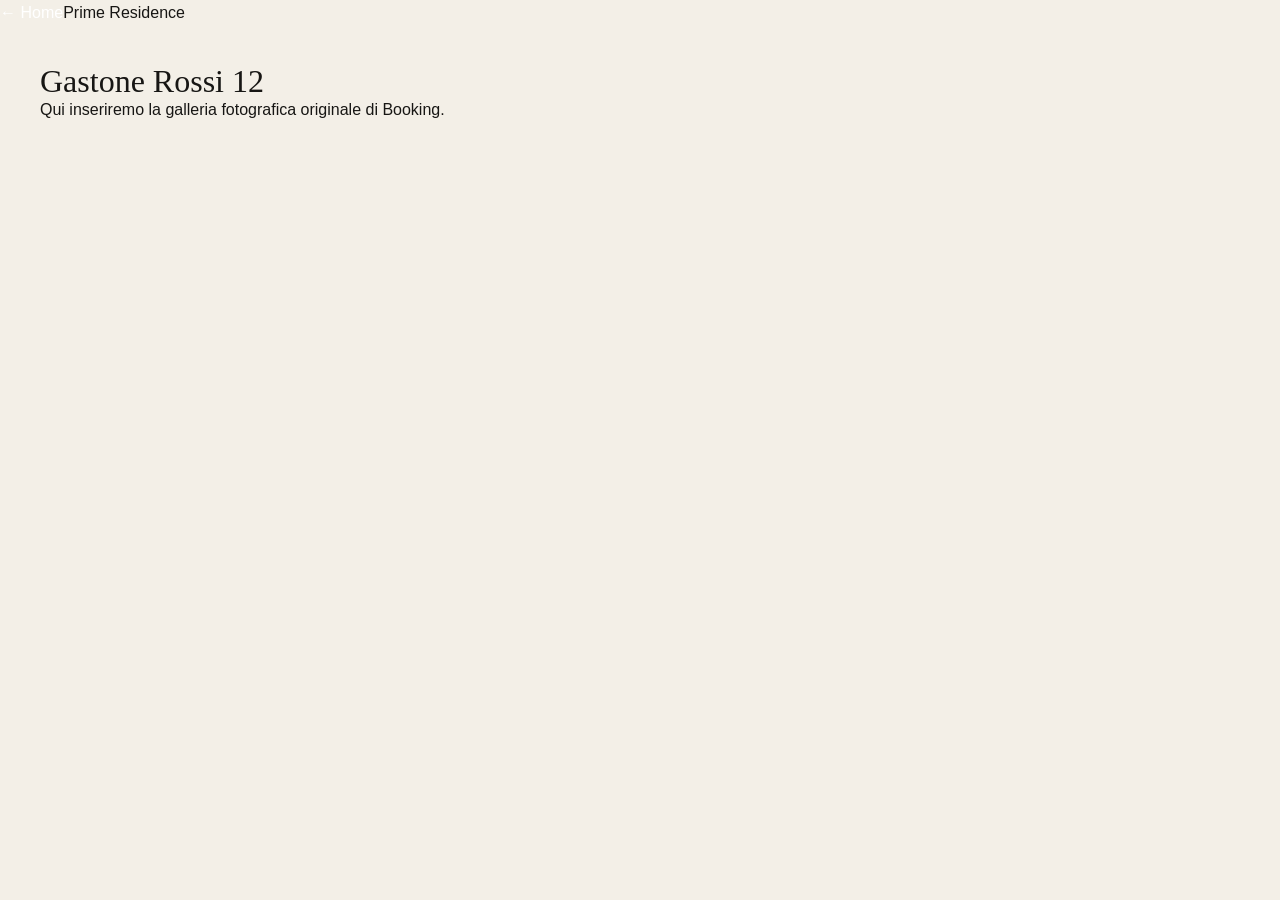
<file: gastone.html>
<html><head><meta charset="utf-8"><link rel="stylesheet" href="../style.css"></head><body><nav><a href="../index.html" style="color:white;text-decoration:none">← Home</a><span>Prime Residence</span></nav><main style="padding:40px"><h1>Gastone Rossi 12</h1><p>Qui inseriremo la galleria fotografica originale di Booking.</p></main></body></html>
</file>
<file: style.css>
/* =========================================================
   PRIME RESIDENCE BOLOGNA — GLOBAL UI
========================================================= */
:root{--ink:#171614;--ink-2:#24211d;--paper:#f3efe7;--paper-2:#ece5da;--gold:#b69b67;--gold-light:#d5bd86;--muted:#7a7369;--line:rgba(23,22,20,.13);--white:#fff;--nav-h:92px}
*{box-sizing:border-box;margin:0;padding:0}html{scroll-behavior:smooth}body{font-family:"DM Sans",sans-serif;background:var(--paper);color:var(--ink);font-weight:300;line-height:1.6}body.no-scroll{overflow:hidden}a{color:inherit;text-decoration:none}button,input,select,textarea{font:inherit}button{border:0;background:none;cursor:pointer}img{display:block;max-width:100%}.container{width:min(1180px,calc(100% - 80px));margin:0 auto}.section{padding:120px 0}.soft-section{background:var(--paper-2)}.dark-section{background:var(--ink);color:var(--paper)}.section-kicker,.eyebrow{color:var(--gold);font-size:8px;font-weight:600;letter-spacing:.28em;text-transform:uppercase}.section-heading{display:grid;grid-template-columns:minmax(0,1.3fr) minmax(250px,.7fr);gap:70px;align-items:end;margin-bottom:65px}.section-heading>p{max-width:440px;color:var(--muted);font-size:13px}.dark-section .section-heading>p{color:#aaa198}h1,h2,h3{font-family:"Playfair Display",serif;font-weight:400;line-height:.98}h2{font-size:clamp(46px,5vw,78px);letter-spacing:-.035em}h2 em,h1 em{color:var(--gold);font-weight:400}.btn{display:inline-flex;align-items:center;justify-content:center;min-height:50px;padding:0 27px;border:1px solid transparent;font-size:8px;font-weight:600;letter-spacing:.19em;text-transform:uppercase;transition:.28s ease}.btn-primary{background:var(--paper);color:var(--ink)}.btn-primary:hover{background:var(--gold-light);transform:translateY(-2px)}.btn-outline{border-color:rgba(255,255,255,.55);color:#fff}.btn-outline:hover{background:#fff;color:var(--ink)}.btn-dark{background:var(--ink);color:#fff}.btn-dark:hover{background:var(--gold);color:var(--ink)}.text-link{display:inline-flex;align-items:center;gap:9px;padding-bottom:5px;border-bottom:1px solid currentColor;font-size:8px;font-weight:600;letter-spacing:.16em;text-transform:uppercase}.reveal{opacity:0;transform:translateY(24px);transition:opacity .8s ease,transform .8s cubic-bezier(.22,.61,.36,1)}.reveal.visible{opacity:1;transform:none}

/* LOGO + ADAPTIVE NAV */
.site-brand-image{width:100%;height:auto;object-fit:contain;transition:filter .35s ease,opacity .35s ease}.site-brand-image-nav{width:142px;max-height:60px}.site-brand-image-footer{width:180px}.site-brand-image-loader{width:min(420px,64vw)}.logo-contrast-light{filter:brightness(0) invert(1);opacity:.95}.logo-contrast-dark{filter:brightness(0) saturate(100%);opacity:.9}.navbar{position:fixed;top:0;left:0;width:100%;z-index:900;transition:background .35s ease,color .35s ease,border-color .35s ease}.nav-container{width:min(1240px,calc(100% - 80px));height:var(--nav-h);margin:0 auto;display:flex;align-items:center;justify-content:space-between}.desktop-nav{display:flex;align-items:center;gap:32px}.desktop-nav>a{font-size:7px;font-weight:600;letter-spacing:.17em;text-transform:uppercase}.nav-book{padding:12px 17px;border:1px solid currentColor}.navbar.nav-on-dark{color:#fff}.navbar.nav-on-light{color:var(--ink)}.navbar.scrolled{background:rgba(243,239,231,.93);backdrop-filter:blur(16px);color:var(--ink);border-bottom:1px solid var(--line)}.navbar.scrolled .site-brand-image-nav{filter:brightness(0) saturate(100%)}.menu-toggle{display:none;width:34px;height:30px;flex-direction:column;justify-content:center;gap:7px}.menu-toggle span{width:100%;height:1px;background:currentColor}.mobile-menu{position:fixed;inset:0;z-index:850;background:var(--ink);color:#fff;opacity:0;visibility:hidden;pointer-events:none;transition:.3s}.mobile-menu.active{opacity:1;visibility:visible;pointer-events:auto}.mobile-menu-inner{height:100%;display:flex;flex-direction:column;align-items:center;justify-content:center;gap:24px}.mobile-menu a{font-family:"Playfair Display",serif;font-size:36px}.language-switcher{display:inline-flex;align-items:center;gap:6px;font-size:7px;font-weight:600;letter-spacing:.14em}.language-switcher button{color:inherit;opacity:.4;padding:4px}.language-switcher button.active{opacity:1;color:var(--gold)}.language-switcher-separator{opacity:.3}.language-switcher-mobile{display:none}

/* LOADER + HERO */
.loader{position:fixed;inset:0;z-index:9999;display:flex;align-items:center;justify-content:center;background:var(--ink);transition:visibility .5s ease}.loader.hide{visibility:hidden;pointer-events:none}.loader-scroll-hint{position:absolute;left:50%;bottom:45px;transform:translateX(-50%);display:flex;flex-direction:column;align-items:center;gap:12px;color:var(--gold);font-size:7px;font-weight:600;letter-spacing:.22em}.loader-scroll-arrow{font-size:22px;animation:loaderArrow 1.5s ease-in-out infinite}@keyframes loaderArrow{50%{transform:translateY(-8px)}}.home-hero{position:relative;min-height:100svh;display:flex;align-items:center;background:linear-gradient(110deg,#11100f,#26231f);color:#fff}.hero-content{width:min(1180px,calc(100% - 80px));margin:0 auto;padding-top:80px}.hero h1{margin-top:22px;font-size:clamp(64px,7.6vw,130px);letter-spacing:-.055em}.hero-text{max-width:610px;margin-top:25px;color:#d0cbc4;font-size:13px}.hero-buttons{display:flex;gap:12px;margin-top:34px}.hero-scroll{position:absolute;right:28px;bottom:35px;display:flex;align-items:center;gap:12px;writing-mode:vertical-rl;color:#827c73;font-size:6px;letter-spacing:.22em}.scroll-line{width:1px;height:48px;background:rgba(255,255,255,.3)}

/* HOME SHOWCASE — TWO-PANEL SLIDE */
.home-showcase{position:relative;padding:95px 82px 105px;background:var(--ink);color:#fff;overflow:hidden}.home-gallery-viewport{overflow:hidden;touch-action:pan-y}.home-gallery-track{display:flex;transition:transform .85s cubic-bezier(.2,.75,.2,1);will-change:transform}.home-gallery-frame{min-width:100%;display:grid;grid-template-columns:1fr 1fr;gap:42px;padding:0 34px}.home-gallery-panel{position:relative;height:min(65vh,680px);min-height:470px;overflow:hidden;background:#2b2824}.home-gallery-panel img{width:100%;height:100%;object-fit:cover;transition:transform .8s ease}.home-gallery-panel::after{content:"";position:absolute;inset:45% 0 0;background:linear-gradient(transparent,rgba(0,0,0,.55))}.home-gallery-panel:hover img{transform:scale(1.025)}.home-gallery-panel>span{position:absolute;left:28px;right:28px;bottom:27px;z-index:2;display:flex;align-items:end;justify-content:space-between;gap:20px}.home-gallery-panel small{font-size:7px;letter-spacing:.18em}.home-gallery-panel strong{font-family:"Playfair Display",serif;font-size:22px;font-weight:400}.home-gallery-arrow{position:absolute;top:50%;z-index:5;width:58px;height:58px;border:1px solid rgba(255,255,255,.35);color:#fff;font-size:26px;transform:translateY(-50%);transition:.25s}.home-gallery-arrow:hover{background:#fff;color:var(--ink)}.home-gallery-arrow-prev{left:18px}.home-gallery-arrow-next{right:18px}.home-gallery-progress{display:flex;align-items:center;justify-content:center;gap:12px;margin-top:30px;color:#8f8880;font-size:7px;letter-spacing:.16em}.home-gallery-progress i{width:50px;height:1px;background:#5f5953}

/* HOME CONTENT */
.intro-grid{display:grid;grid-template-columns:220px 1fr;gap:80px}.intro-label{display:flex;flex-direction:column;gap:8px;color:#8e867d;font-size:7px;letter-spacing:.18em}.intro-content{max-width:850px}.intro-content h2{margin-top:12px}.large-text{margin-top:35px;font-family:"Playfair Display",serif;font-size:24px;line-height:1.45}.intro-content>p:last-child{max-width:650px;margin-top:24px;color:var(--muted)}.residences-grid{display:grid;grid-template-columns:1fr 1fr;gap:48px}.residence-card{background:#fff}.residence-image{position:relative;display:block;height:520px;overflow:hidden}.residence-photo{width:100%;height:100%;object-fit:cover;transition:transform .8s ease}.residence-card:hover .residence-photo{transform:scale(1.035)}.residence-number{position:absolute;top:20px;right:20px;width:38px;height:38px;display:grid;place-items:center;background:rgba(23,22,20,.86);color:#fff;font-size:7px}.residence-info{padding:31px}.residence-location{color:var(--gold);font-size:7px;font-weight:600;letter-spacing:.18em}.residence-info h3{margin-top:9px;font-size:40px}.residence-info>p:not(.residence-location){margin-top:15px;color:var(--muted);font-size:12px}.residence-details{display:flex;flex-wrap:wrap;gap:8px 18px;margin-top:22px;padding-top:18px;border-top:1px solid var(--line);font-size:7px;letter-spacing:.12em;text-transform:uppercase}.residence-actions{display:flex;justify-content:space-between;gap:18px;margin-top:28px}.experience-grid{display:grid;grid-template-columns:1fr 1fr;gap:80px;align-items:center}.experience-image{height:640px;overflow:hidden}.experience-image img{width:100%;height:100%;object-fit:cover}.experience-content h2{margin-top:14px}.experience-content>p:not(.section-kicker){margin-top:26px;color:#bcb5ad}.experience-list{margin-top:36px}.experience-list>div{display:grid;grid-template-columns:35px 130px 1fr;gap:12px;padding:19px 0;border-top:1px solid rgba(255,255,255,.14)}.experience-list span{color:var(--gold);font-size:8px}.experience-list strong{font-size:11px;letter-spacing:.12em;text-transform:uppercase}.experience-list p{color:#a49c94;font-size:11px}.bologna{position:relative;min-height:760px;display:flex;align-items:center;color:#fff;overflow:hidden}.bologna-background{position:absolute;inset:0;width:100%;height:100%;object-fit:cover}.bologna-overlay{position:absolute;inset:0;background:linear-gradient(90deg,rgba(0,0,0,.72),rgba(0,0,0,.22))}.bologna-content{position:relative;z-index:2}.bologna-content h2{max-width:740px;margin-top:14px}.bologna-content>p:not(.section-kicker){max-width:520px;margin-top:25px;color:#d2cbc4}.bologna-content .btn{margin-top:30px}.cta{text-align:center}.cta-content h2{max-width:900px;margin:12px auto 0}.cta .btn{margin-top:36px}

/* APARTMENT HERO */
.apartment-hero{position:relative;min-height:86svh;display:flex;align-items:flex-end;color:#fff;overflow:hidden}.apartment-hero-photo{position:absolute;inset:0;width:100%;height:100%;object-fit:cover}.apartment-hero-overlay{position:absolute;inset:0;background:linear-gradient(180deg,rgba(0,0,0,.25),rgba(0,0,0,.72))}.apartment-back{position:absolute;top:120px;left:max(40px,calc((100vw - 1180px)/2));z-index:2;font-size:7px;font-weight:600;letter-spacing:.18em}.apartment-hero-content{position:relative;z-index:2;width:min(1180px,calc(100% - 80px));margin:0 auto;padding-bottom:80px}.apartment-hero-content h1{margin-top:12px;font-size:clamp(70px,9vw,145px);letter-spacing:-.055em}.apartment-hero-content>p:not(.section-kicker){max-width:690px;margin-top:22px;color:#e2ddd7}.apartment-hero-content .btn{margin-top:28px}.apartment-facts{display:grid;grid-template-columns:repeat(4,1fr);background:#fff;border-bottom:1px solid var(--line)}.apartment-fact{min-height:135px;padding:30px 35px;border-right:1px solid var(--line)}.apartment-fact:last-child{border-right:0}.apartment-fact span{color:#8f877d;font-size:7px;font-weight:600;letter-spacing:.18em}.apartment-fact strong{display:block;margin-top:8px;font-family:"Playfair Display",serif;font-size:34px;font-weight:400}

/* BOOKING-LIKE MOSAIC GALLERY */
.property-gallery-section{padding:105px 0 115px;background:var(--paper)}.property-gallery-heading{display:flex;align-items:end;justify-content:space-between;gap:30px;margin-bottom:38px}.property-gallery-heading h2{margin-top:9px}.gallery-counter{display:flex;align-items:center;gap:10px;color:#776f66;font-size:8px;letter-spacing:.12em}.gallery-counter i{width:44px;height:1px;background:#b4aa9d}.booking-gallery{position:relative;width:min(1440px,calc(100% - 48px));margin:0 auto;touch-action:pan-y}.booking-gallery-grid{display:grid;grid-template-columns:2fr 1fr 1fr 1fr 1fr;grid-template-rows:230px 230px 150px;gap:9px;transition:opacity .25s ease,transform .35s ease}.booking-gallery.is-shifting .booking-gallery-grid{opacity:.35;transform:translateX(var(--gallery-shift,0))}.booking-gallery-cell{position:relative;overflow:hidden;background:#ddd4c8}.booking-gallery-cell img{width:100%;height:100%;object-fit:cover;transition:transform .55s ease}.booking-gallery-cell:hover img{transform:scale(1.025)}.gallery-main{grid-column:1/4;grid-row:1/3}.gallery-side-top{grid-column:4/6;grid-row:1}.gallery-side-bottom{grid-column:4/6;grid-row:2}.gallery-thumb{grid-row:3}.booking-gallery-cell:nth-child(4){grid-column:1}.booking-gallery-cell:nth-child(5){grid-column:2}.booking-gallery-cell:nth-child(6){grid-column:3}.booking-gallery-cell:nth-child(7){grid-column:4}.booking-gallery-cell:nth-child(8){grid-column:5}.gallery-cell-shade{position:absolute;inset:0;background:transparent;transition:.25s}.booking-gallery-cell:hover .gallery-cell-shade{background:rgba(0,0,0,.1)}.gallery-more .gallery-cell-shade{background:rgba(0,0,0,.35)}.gallery-more-label{position:absolute;inset:0;display:grid;place-items:center;color:#fff;font-size:13px;font-weight:600;text-decoration:underline}.booking-gallery-nav{position:absolute;top:50%;z-index:5;width:54px;height:54px;border:1px solid rgba(23,22,20,.4);background:rgba(243,239,231,.94);font-size:23px;transform:translateY(-50%);transition:.25s}.booking-gallery-nav:hover{background:var(--ink);color:#fff}.booking-gallery-nav.prev{left:-18px}.booking-gallery-nav.next{right:-18px}.gallery-swipe-hint{text-align:center;margin-top:19px;color:#8b8379;font-size:7px;font-weight:600;letter-spacing:.2em}.gallery-lightbox{position:fixed;inset:0;z-index:5000;background:rgba(10,9,8,.96);display:grid;place-items:center;opacity:0;visibility:hidden;pointer-events:none;transition:.3s}.gallery-lightbox.open{opacity:1;visibility:visible;pointer-events:auto}.gallery-lightbox-image{max-width:min(88vw,1450px);max-height:84vh;object-fit:contain}.gallery-lightbox-close,.gallery-lightbox-prev,.gallery-lightbox-next{position:absolute;color:#fff}.gallery-lightbox-close{top:24px;right:28px;font-size:30px}.gallery-lightbox-prev,.gallery-lightbox-next{top:50%;width:54px;height:54px;border:1px solid rgba(255,255,255,.35);font-size:25px;transform:translateY(-50%)}.gallery-lightbox-prev{left:24px}.gallery-lightbox-next{right:24px}.gallery-lightbox-counter{position:absolute;left:50%;bottom:24px;transform:translateX(-50%);color:#c3bbb2;font-size:8px;letter-spacing:.18em}

/* APARTMENT DETAILS */
.apartment-intro-grid,.apartment-amenities-grid,.residence-location-grid{display:grid;grid-template-columns:1fr 1fr;gap:90px}.apartment-intro-text{padding-top:15px}.apartment-intro-text p{margin-bottom:22px;color:var(--muted);font-size:14px}.amenities-list{display:grid;grid-template-columns:1fr 1fr;gap:0 35px;list-style:none;border-top:1px solid var(--line)}.amenities-list li{padding:18px 0;border-bottom:1px solid var(--line);font-size:11px;letter-spacing:.04em}.stay-info-grid{display:grid;grid-template-columns:repeat(4,1fr);margin-top:50px;border-top:1px solid rgba(255,255,255,.15);border-bottom:1px solid rgba(255,255,255,.15)}.stay-info-grid article{min-height:225px;padding:28px;border-right:1px solid rgba(255,255,255,.15)}.stay-info-grid article:last-child{border-right:0}.stay-info-grid span{color:var(--gold);font-size:7px;font-weight:600;letter-spacing:.18em}.stay-info-grid strong{display:block;margin-top:12px;font-family:"Playfair Display",serif;font-size:25px;font-weight:400}.stay-info-grid p{margin-top:18px;color:#aaa198;font-size:11px}.license-line{margin-top:18px;color:#77716a;font-size:7px;letter-spacing:.12em}.residence-location-grid{align-items:start}.residence-location-grid h2{margin-top:10px}.residence-location-grid>div:first-child>p:not(.section-kicker){margin-top:25px;color:var(--muted)}.location-address{margin-top:32px;padding-top:23px;border-top:1px solid var(--line)}.location-address span,.location-card span{color:var(--gold);font-size:7px;font-weight:600;letter-spacing:.18em}.location-address strong{display:block;margin-top:8px;font-family:"Playfair Display",serif;font-size:24px;font-weight:400}.location-card{min-height:300px;padding:40px;background:var(--ink);color:#fff;display:flex;flex-direction:column;justify-content:space-between}.location-card strong{display:block;margin-top:13px;font-family:"Playfair Display",serif;font-size:30px;font-weight:400;line-height:1.25}.apartment-booking{padding:120px 40px;background:var(--ink);color:#fff;text-align:center}.apartment-booking-inner{max-width:850px;margin:0 auto}.apartment-booking h2{margin-top:10px}.apartment-booking .btn{margin-top:35px}

/* FOOTER */
.footer{padding:75px 0 28px;background:#11100f;color:#fff}.footer-top{display:grid;grid-template-columns:2fr repeat(3,1fr);gap:55px;padding-bottom:55px;border-bottom:1px solid rgba(255,255,255,.12)}.footer-brand p{max-width:260px;margin-top:20px;color:#827b73;font-size:11px}.footer-column{display:flex;flex-direction:column;gap:12px}.footer-title{margin-bottom:8px;color:var(--gold);font-size:7px;font-weight:600;letter-spacing:.18em}.footer-column a{color:#b9b2aa;font-size:10px}.footer-bottom{display:flex;justify-content:space-between;gap:20px;padding-top:23px;color:#77716b;font-size:7px;letter-spacing:.11em}

/* ASSISTANT */
.prime-assistant{position:fixed;right:25px;bottom:80px;z-index:1000}.prime-assistant-launcher{min-width:160px;height:46px;padding:0 18px;display:flex;align-items:center;gap:10px;background:#f3efe7;border:1px solid rgba(23,22,20,.16);box-shadow:0 15px 40px rgba(0,0,0,.16)}.assistant-launcher-dot,.assistant-prompt-dot,.assistant-status-dot,.whatsapp-dot{width:7px;height:7px;border-radius:50%;background:var(--gold);box-shadow:0 0 0 4px rgba(182,155,103,.14)}.assistant-launcher-text{font-size:6.5px;font-weight:600;letter-spacing:.18em}.prime-assistant-prompt{position:absolute;right:0;bottom:62px;width:360px;display:flex;background:#f3efe7;box-shadow:0 18px 48px rgba(0,0,0,.2);opacity:0;visibility:hidden;pointer-events:none;transform:translateY(12px);transition:.3s}.prime-assistant-prompt.visible{opacity:1;visibility:visible;pointer-events:auto;transform:none}.assistant-prompt-main{flex:1;display:grid;grid-template-columns:16px 1fr 18px;gap:12px;align-items:center;padding:19px;text-align:left}.assistant-prompt-content{display:flex;flex-direction:column}.assistant-prompt-label{color:var(--gold);font-size:6px;font-weight:600;letter-spacing:.18em}.assistant-prompt-content strong{margin-top:5px;font-family:"Playfair Display",serif;font-size:16px;font-weight:400;line-height:1.25}.assistant-prompt-content small{margin-top:6px;color:#7e776e;font-size:7px}.assistant-prompt-close{width:38px;border-left:1px solid var(--line);font-size:20px}.assistant-prompt-arrow{color:var(--gold)}.prime-assistant-window{position:absolute;right:0;bottom:0;width:min(410px,calc(100vw - 40px));height:min(620px,calc(100vh - 120px));display:flex;flex-direction:column;background:#f3efe7;border:1px solid rgba(23,22,20,.14);box-shadow:0 24px 65px rgba(23,22,20,.26);opacity:0;visibility:hidden;pointer-events:none;transform:translateY(18px) scale(.985);transform-origin:bottom right;transition:.3s;overflow:hidden}.prime-assistant-window.open{opacity:1;visibility:visible;pointer-events:auto;transform:none}.prime-assistant-header{min-height:76px;padding:0 20px;display:flex;align-items:center;justify-content:space-between;background:#171614;color:#f3efe7}.prime-assistant-identity{display:flex;align-items:center;gap:13px}.prime-assistant-identity>div{display:flex;flex-direction:column;gap:4px}.assistant-name{font-family:"Playfair Display",serif;font-size:16px}.assistant-status{color:#8d857c;font-size:6px;letter-spacing:.18em}.prime-assistant-close{color:#aaa298;font-size:23px}.prime-assistant-messages{flex:1;min-height:0;padding:23px 19px;display:flex;flex-direction:column;gap:13px;overflow-y:auto}.assistant-message{max-width:88%;padding:14px 16px}.assistant-message p{font-size:11px;line-height:1.6}.assistant-message-label{display:block;margin-bottom:6px;font-size:6px;font-weight:600;letter-spacing:.18em}.assistant-message-bot{align-self:flex-start;background:#e8e1d6}.assistant-message-bot .assistant-message-label{color:var(--gold)}.assistant-message-user{align-self:flex-end;background:#171614;color:#fff}.assistant-message a{display:inline-block;margin-top:10px;padding-bottom:3px;border-bottom:1px solid currentColor;font-size:7px;font-weight:600;letter-spacing:.12em}.prime-assistant-suggestions{display:flex;gap:7px;padding:0 19px 15px;overflow-x:auto}.assistant-suggestion{flex-shrink:0;min-height:31px;padding:0 11px;border:1px solid #cfc5b7;color:#665f57;font-size:6px;font-weight:600;letter-spacing:.15em}.assistant-suggestion:hover{background:#171614;color:#fff}.prime-assistant-form{display:grid;grid-template-columns:1fr 52px;border-top:1px solid #d4cbbe}.prime-assistant-input{height:57px;padding:0 17px;border:0;outline:0;background:#eee8de;font-size:11px}.prime-assistant-send{background:#171614;color:#fff;font-size:17px}.prime-assistant-contact{min-height:55px;padding:11px 17px;display:flex;align-items:center;justify-content:space-between;background:#171614;color:#fff}.prime-assistant-contact>span{color:#746e67;font-size:5.5px;letter-spacing:.15em}.prime-assistant-contact>div{display:flex;gap:15px}.prime-assistant-contact a{color:var(--gold);font-size:6px;font-weight:600;letter-spacing:.13em}.assistant-visually-hidden{position:absolute!important;width:1px!important;height:1px!important;padding:0!important;margin:-1px!important;overflow:hidden!important;clip:rect(0,0,0,0)!important;white-space:nowrap!important;border:0!important}.prime-assistant.chat-open .prime-assistant-launcher,.prime-assistant.chat-open .prime-assistant-prompt{opacity:0;visibility:hidden;pointer-events:none}.whatsapp-button{position:fixed;right:25px;bottom:20px;z-index:900;display:flex;align-items:center;gap:8px;min-height:43px;padding:0 15px;border-radius:30px;background:#171614;color:#fff;font-size:7px;font-weight:600;letter-spacing:.1em;box-shadow:0 12px 28px rgba(0,0,0,.16)}

/* BOOKING PAGE SUPPORT */
.booking-page .navbar{color:var(--ink)}.booking-page .footer{margin-top:0}.booking-page .prime-assistant{z-index:1300}

@media(max-width:1000px){.container{width:calc(100% - 50px)}.nav-container{width:calc(100% - 50px)}.home-showcase{padding-left:48px;padding-right:48px}.home-gallery-frame{gap:22px;padding:0 18px}.home-gallery-arrow-prev{left:4px}.home-gallery-arrow-next{right:4px}.intro-grid{grid-template-columns:1fr;gap:35px}.experience-grid,.apartment-intro-grid,.apartment-amenities-grid,.residence-location-grid{grid-template-columns:1fr}.residences-grid{gap:25px}.booking-gallery-grid{grid-template-rows:190px 190px 125px}.stay-info-grid{grid-template-columns:1fr 1fr}.stay-info-grid article:nth-child(2){border-right:0}.stay-info-grid article:nth-child(-n+2){border-bottom:1px solid rgba(255,255,255,.15)}.footer-top{grid-template-columns:1fr 1fr 1fr}.footer-brand{grid-column:1/-1}}
@media(max-width:760px){:root{--nav-h:78px}.container{width:calc(100% - 36px)}.nav-container{width:calc(100% - 36px)}.desktop-nav{display:none}.menu-toggle{display:flex}.language-switcher-mobile{display:inline-flex;position:absolute;right:70px}.hero-content,.apartment-hero-content{width:calc(100% - 36px)}.hero h1{font-size:clamp(54px,15vw,82px)}.hero-buttons{flex-direction:column;align-items:flex-start}.hero-buttons .btn{width:100%;max-width:300px}.home-showcase{padding:70px 44px}.home-gallery-frame{grid-template-columns:1fr;gap:16px;padding:0}.home-gallery-panel{height:52vh;min-height:360px}.home-gallery-panel:nth-child(2){display:none}.home-gallery-arrow{width:44px;height:44px}.home-gallery-arrow-prev{left:4px}.home-gallery-arrow-next{right:4px}.section{padding:90px 0}.section-heading{grid-template-columns:1fr;gap:25px}.residences-grid{grid-template-columns:1fr}.residence-image{height:430px}.experience-grid{gap:45px}.experience-image{height:480px}.experience-list>div{grid-template-columns:30px 100px 1fr}.apartment-hero{min-height:760px}.apartment-back{left:18px;top:100px}.apartment-hero-content h1{font-size:clamp(58px,16vw,88px)}.apartment-facts{grid-template-columns:1fr 1fr}.apartment-fact{border-bottom:1px solid var(--line)}.property-gallery-section{padding:80px 0}.property-gallery-heading{align-items:flex-start;flex-direction:column}.booking-gallery{width:calc(100% - 24px)}.booking-gallery-grid{grid-template-columns:1fr 1fr;grid-template-rows:300px 170px 130px 130px}.gallery-main{grid-column:1/3;grid-row:1}.gallery-side-top{grid-column:1;grid-row:2}.gallery-side-bottom{grid-column:2;grid-row:2}.booking-gallery-cell:nth-child(4){grid-column:1;grid-row:3}.booking-gallery-cell:nth-child(5){grid-column:2;grid-row:3}.booking-gallery-cell:nth-child(6){grid-column:1;grid-row:4}.booking-gallery-cell:nth-child(7){grid-column:2;grid-row:4}.booking-gallery-cell:nth-child(8){display:none}.booking-gallery-nav.prev{left:-4px}.booking-gallery-nav.next{right:-4px}.amenities-list{grid-template-columns:1fr}.stay-info-grid{grid-template-columns:1fr}.stay-info-grid article{border-right:0;border-bottom:1px solid rgba(255,255,255,.15)!important}.stay-info-grid article:last-child{border-bottom:0!important}.footer-top{grid-template-columns:1fr;gap:35px}.footer-brand{grid-column:auto}.footer-bottom{flex-direction:column}.prime-assistant{right:12px;bottom:72px}.prime-assistant-prompt{position:fixed;left:12px;right:12px;bottom:72px;width:auto}.prime-assistant-window{position:fixed;left:8px;right:8px;bottom:8px;width:auto;height:calc(100svh - 16px)}.whatsapp-button{right:12px;bottom:15px}.bologna{min-height:650px}}
@media(max-width:430px){.site-brand-image-nav{width:105px}.home-showcase{padding-left:34px;padding-right:34px}.home-gallery-panel{min-height:330px}.booking-gallery-grid{grid-template-rows:255px 145px 115px 115px}.residence-actions{flex-direction:column}.prime-assistant-contact>span{display:none}}
@media(prefers-reduced-motion:reduce){html{scroll-behavior:auto}*,*::before,*::after{animation-duration:.01ms!important;transition-duration:.01ms!important}}


/* =========================================================
   HOME HERO CAROUSEL — SMOOTH CONTINUOUS TRACK
   The motion itself is driven by requestAnimationFrame in script.js.
========================================================= */
.home-page .hero{isolation:isolate}
.home-page .prime-hero-gallery{position:absolute;inset:0;z-index:0;overflow:hidden;background:#171614;pointer-events:none}
.home-page .prime-hero-gallery-window{position:absolute;top:112px;right:6vw;bottom:7vh;left:6vw;overflow:hidden;contain:layout paint;transform:translateZ(0)}
.home-page .prime-hero-gallery-track{position:absolute;top:0;left:0;display:flex;gap:18px;height:100%;will-change:transform;transform:translate3d(0,0,0);backface-visibility:hidden;-webkit-backface-visibility:hidden;transition:none!important}
.home-page .prime-hero-gallery-panel{position:relative;flex:0 0 calc((100vw - 12vw - 18px)/2);height:100%;overflow:hidden;background:#28241f;contain:layout paint;transform:translateZ(0);backface-visibility:hidden;-webkit-backface-visibility:hidden}
.home-page .prime-hero-gallery-panel img{display:block;width:100%;height:100%;max-width:none;object-fit:cover;object-position:center;transform:translateZ(0);backface-visibility:hidden;-webkit-backface-visibility:hidden;transition:none!important}
.home-page .prime-hero-gallery::after{content:"";position:absolute;inset:0;z-index:3;pointer-events:none;background:linear-gradient(90deg,rgba(10,9,8,.66) 0%,rgba(10,9,8,.34) 42%,rgba(10,9,8,.25) 72%,rgba(10,9,8,.43) 100%),linear-gradient(180deg,rgba(12,11,10,.34) 0%,rgba(12,11,10,.04) 36%,rgba(12,11,10,.25) 100%)}
.home-page .hero>.hero-overlay{z-index:1;background:linear-gradient(90deg,rgba(0,0,0,.28),rgba(0,0,0,.04) 64%,rgba(0,0,0,.08))}
.home-page .hero>.hero-content{z-index:4}
.home-page .hero>.hero-scroll{z-index:5}
@media(max-width:900px){.home-page .prime-hero-gallery-window{top:96px;right:28px;bottom:52px;left:28px}.home-page .prime-hero-gallery-track{gap:10px}.home-page .prime-hero-gallery-panel{flex-basis:calc((100vw - 56px - 10px)/2)}}
@media(max-width:700px){.home-page .prime-hero-gallery-window{inset:0}.home-page .prime-hero-gallery-track{gap:0}.home-page .prime-hero-gallery-panel{flex-basis:100vw}.home-page .prime-hero-gallery::after{background:linear-gradient(180deg,rgba(10,9,8,.44) 0%,rgba(10,9,8,.22) 38%,rgba(10,9,8,.58) 100%)}}
/* END HOME HERO CAROUSEL */


/* =========================================================
   BOOKING PAGE — RESTORE ORIGINAL LAYOUT
   Restored from the last stable Prime Residence booking design.
========================================================= */

.booking-page{
  background:#f3efe7;
  color:#171614
}

.booking-page .eyebrow{
  margin-bottom:22px;
  color:#9b8155;
  font-size:9px;
  font-weight:600;
  letter-spacing:3px;
  text-transform:uppercase
}

.booking-navbar{
  position:relative;
  top:auto;
  left:auto;
  width:100%;
  background:#f3efe7;
  color:#171614;
  box-shadow:0 1px 0 rgba(23,22,20,.08)
}

.booking-navbar .nav-container{
  height:90px
}

.booking-page .desktop-nav>a{
  font-size:9px;
  font-weight:600;
  letter-spacing:.2em;
  text-transform:uppercase
}

.booking-page .nav-book{
  min-width:106px;
  padding:13px 17px
}

.booking-hero{
  padding:155px 0 100px;
  background:#e5ded1
}

.booking-hero-inner{
  max-width:900px
}

.booking-hero h1{
  max-width:900px;
  font-size:clamp(58px,8vw,112px);
  line-height:.92;
  letter-spacing:-3px
}

.booking-hero-description{
  max-width:570px;
  margin-top:32px;
  color:#696258;
  font-size:15px;
  line-height:1.7
}

.booking-choice{
  padding:120px 0;
  background:#f3efe7
}

.booking-section-heading{
  margin-bottom:60px
}

.booking-section-heading h2,
.booking-form-intro h2{
  max-width:800px;
  font-size:clamp(44px,6vw,78px);
  line-height:.98;
  letter-spacing:-2px
}

.booking-residence-grid{
  display:grid;
  grid-template-columns:1fr 1fr;
  gap:25px
}

.booking-residence-card{
  position:relative;
  min-height:560px;
  overflow:hidden;
  cursor:pointer;
  background:#d7d0c3;
  outline:none
}

.booking-card-image{
  position:absolute;
  inset:0
}

.booking-card-image .booking-residence-photo{
  position:absolute;
  inset:0;
  display:block;
  width:100%;
  height:100%;
  max-width:none;
  object-fit:cover;
  transition:transform .8s ease
}

.booking-residence-card:hover .booking-residence-photo{
  transform:scale(1.04)
}

.booking-card-number{
  position:absolute;
  top:30px;
  right:30px;
  z-index:3;
  color:rgba(255,255,255,.9);
  font-family:"Playfair Display",serif;
  font-size:22px
}

.booking-card-overlay{
  position:absolute;
  inset:0;
  z-index:1;
  background:linear-gradient(to top,rgba(0,0,0,.78),rgba(0,0,0,.08) 70%)
}

.booking-card-content{
  position:absolute;
  z-index:2;
  left:40px;
  right:40px;
  bottom:40px;
  color:#fff
}

.booking-card-label{
  display:block;
  margin-bottom:13px;
  color:#d0b77f;
  font-size:9px;
  font-weight:600;
  letter-spacing:2px;
  text-transform:uppercase
}

.booking-card-content h3{
  font-size:clamp(36px,4vw,50px);
  line-height:1
}

.booking-card-details{
  display:flex;
  flex-wrap:wrap;
  gap:22px;
  margin-top:20px;
  color:rgba(255,255,255,.75);
  font-size:9px;
  letter-spacing:1.5px;
  text-transform:uppercase
}

.booking-card-arrow{
  display:inline-block;
  margin-top:30px;
  padding-bottom:7px;
  border-bottom:1px solid rgba(255,255,255,.7);
  font-size:9px;
  font-weight:600;
  letter-spacing:2px;
  text-transform:uppercase
}

.booking-residence-card.selected{
  outline:2px solid #b69b67;
  outline-offset:-2px
}

.booking-residence-card.selected::after{
  content:"SELECTED";
  position:absolute;
  top:25px;
  right:25px;
  z-index:5;
  padding:9px 13px;
  background:#b69b67;
  color:#fff;
  font-size:8px;
  font-weight:600;
  letter-spacing:1.5px
}

/* BOOKING FORM */

.booking-form-section{
  padding:120px 0 140px;
  background:#eae4d9
}

.booking-form-wrapper{
  max-width:950px;
  margin:0 auto
}

.booking-form-intro{
  margin-bottom:55px
}

.selected-residence-display{
  margin-top:22px;
  color:#9b8155;
  font-size:11px;
  font-weight:600;
  letter-spacing:2px;
  text-transform:uppercase
}

.booking-form{
  padding:55px;
  background:#f7f3eb
}

.form-section{
  margin-bottom:50px
}

.form-section-title{
  margin-bottom:30px;
  padding-bottom:15px;
  border-bottom:1px solid #d8d0c3;
  color:#9b8155;
  font-size:10px;
  font-weight:600;
  letter-spacing:2px;
  text-transform:uppercase
}

.form-row{
  display:grid;
  grid-template-columns:1fr 1fr;
  gap:25px
}

.form-field{
  display:flex;
  flex-direction:column
}

.form-field.full-width{
  grid-column:1/-1
}

.form-field label{
  margin-bottom:9px;
  color:#575148;
  font-size:10px;
  font-weight:500;
  letter-spacing:1px;
  text-transform:uppercase
}

.form-field input,
.form-field select,
.form-field textarea{
  width:100%;
  border:1px solid #d2c9bb;
  border-radius:0;
  outline:none;
  background:#fbf9f4;
  color:#171614;
  font-size:13px
}

.form-field input,
.form-field select{
  height:52px;
  padding:0 16px
}

.form-field textarea{
  min-height:135px;
  padding:15px 16px;
  resize:vertical
}

.form-field input:focus,
.form-field select:focus,
.form-field textarea:focus{
  border-color:#b69b67;
  box-shadow:0 0 0 1px #b69b67
}

.privacy-check{
  display:flex;
  align-items:flex-start;
  gap:12px;
  margin-top:35px
}

.privacy-check input{
  width:16px;
  height:16px;
  margin-top:2px;
  accent-color:#b69b67
}

.privacy-check label{
  color:#777067;
  font-size:11px;
  line-height:1.6
}

.booking-submit-wrapper{
  display:flex;
  align-items:center;
  justify-content:space-between;
  gap:30px;
  margin-top:40px;
  padding-top:30px;
  border-top:1px solid #d8d0c3
}

.booking-page .btn-primary{
  background:#171614;
  color:#fff
}

.booking-page .btn-primary:hover{
  background:#b69b67;
  color:#fff
}

.booking-submit{
  min-width:240px
}

.booking-submit:disabled,
.booking-submit.loading{
  opacity:.6;
  cursor:not-allowed
}

.booking-note{
  max-width:500px;
  color:#81786d;
  font-size:11px
}

.booking-message{
  display:none;
  margin-top:25px;
  padding:15px 18px;
  font-size:12px
}

.booking-message.success{
  display:block;
  background:#e2eadf;
  color:#3d5a38;
  border:1px solid #bdceb8
}

.booking-message.error{
  display:block;
  background:#f0dfda;
  color:#743c32;
  border:1px solid #d8b7af
}

.booking-page input[type="date"]{
  color-scheme:light
}

@media(max-width:700px){
  .booking-navbar .nav-container{
    height:80px
  }

  .booking-hero{
    padding:120px 0 75px
  }

  .booking-hero h1{
    font-size:clamp(48px,14vw,72px);
    letter-spacing:-2px
  }

  .booking-choice{
    padding:75px 0
  }

  .booking-section-heading h2,
  .booking-form-intro h2{
    font-size:clamp(40px,12vw,58px);
    letter-spacing:-1.5px
  }

  .booking-residence-grid{
    grid-template-columns:1fr
  }

  .booking-residence-card{
    min-height:430px
  }

  .booking-form-section{
    padding:75px 0 90px
  }

  .booking-form{
    padding:30px 20px
  }

  .form-row{
    grid-template-columns:1fr;
    gap:20px
  }

  .booking-submit-wrapper{
    flex-direction:column;
    align-items:stretch
  }

  .booking-submit{
    width:100%
  }
}

@media(max-width:420px){
  .booking-form{
    padding:25px 16px
  }
}

/* END BOOKING PAGE RESTORE */


/* =========================================================
   HOME LOWER SECTIONS — RESTORE ORIGINAL LAYOUT
   Repairs Experience / Bologna / Visual / CTA on index.html.
========================================================= */

.photo-placeholder{
  position:relative;
  display:flex;
  align-items:center;
  justify-content:center;
  width:100%;
  height:100%;
  overflow:hidden;
  background:linear-gradient(135deg,#d8d0c2,#b7ad9d);
  color:rgba(23,22,20,.42)
}

.photo-placeholder span{
  font-size:8px;
  font-weight:600;
  letter-spacing:3px;
  text-transform:uppercase
}

/* EXPERIENCE */

.home-page .experience{
  background:#171614;
  color:#f3efe7
}

.home-page .experience-grid{
  display:grid;
  grid-template-columns:1fr 1fr;
  gap:80px;
  align-items:center
}

.home-page .experience-image{
  min-height:640px;
  height:640px;
  overflow:hidden
}

.home-page .experience-image .photo-placeholder{
  min-height:640px;
  width:100%;
  height:100%;
  background:linear-gradient(135deg,#8f8577,#4d4740);
  color:rgba(255,255,255,.42)
}

.home-page .experience-content{
  max-width:560px
}

.home-page .experience-content h2{
  margin-top:14px;
  color:#f3efe7
}

.home-page .experience-content h2 em{
  color:#c2a773
}

.home-page .experience-content>p:not(.section-kicker){
  margin-top:26px;
  color:#bcb5ad
}

.home-page .experience-list{
  margin-top:36px
}

.home-page .experience-list>div{
  display:grid;
  grid-template-columns:35px 130px 1fr;
  gap:12px;
  padding:19px 0;
  border-top:1px solid rgba(255,255,255,.14)
}

.home-page .experience-list>div:last-child{
  border-bottom:1px solid rgba(255,255,255,.14)
}

.home-page .experience-list span{
  color:#b69b67;
  font-size:8px
}

.home-page .experience-list strong{
  color:#f3efe7;
  font-size:11px;
  letter-spacing:.12em;
  text-transform:uppercase
}

.home-page .experience-list p{
  color:#a49c94;
  font-size:11px
}

/* BOLOGNA */

.home-page .bologna{
  position:relative;
  min-height:760px;
  display:flex;
  align-items:center;
  color:#fff;
  overflow:hidden
}

.home-page .bologna-background{
  position:absolute;
  inset:0;
  z-index:0;
  width:100%;
  height:100%
}

.home-page .bologna-background .photo-placeholder{
  width:100%;
  height:100%;
  min-height:760px;
  background:linear-gradient(135deg,#9b9181,#514a42);
  color:rgba(255,255,255,.4)
}

.home-page .bologna-overlay{
  position:absolute;
  inset:0;
  z-index:1;
  background:linear-gradient(90deg,rgba(17,16,15,.78),rgba(17,16,15,.25) 70%)
}

.home-page .bologna-content{
  position:relative;
  z-index:2
}

.home-page .bologna-content h2{
  max-width:740px;
  margin-top:14px
}

.home-page .bologna-content h2 em{
  color:#d2b985
}

.home-page .bologna-content>p:not(.section-kicker){
  max-width:520px;
  margin-top:25px;
  color:#d2cbc4
}

.home-page .bologna-content .btn{
  margin-top:30px
}

/* VISUAL — "DETAILS MAKE THE DIFFERENCE" */

.home-page .visual-section{
  background:#f3efe7
}

.home-page .visual-grid{
  display:grid;
  grid-template-columns:1.1fr .9fr;
  min-height:650px
}

.home-page .visual-item{
  min-height:650px
}

.home-page .visual-item .photo-placeholder{
  width:100%;
  height:100%;
  min-height:650px;
  background:linear-gradient(135deg,#cfc6b8,#958a7b)
}

.home-page .visual-text{
  display:flex;
  flex-direction:column;
  justify-content:center;
  padding:100px
}

.home-page .visual-text h2{
  max-width:590px;
  margin-top:14px
}

.home-page .visual-text h2 em{
  color:#8e7448
}

.home-page .visual-text>p:last-child{
  max-width:480px;
  margin-top:30px;
  color:#686157;
  font-size:14px
}

/* CTA */

.home-page .cta{
  background:#e5ded1;
  text-align:center
}

.home-page .cta-content{
  max-width:950px
}

.home-page .cta-content h2{
  max-width:850px;
  margin:12px auto 0
}

.home-page .cta-content h2 em{
  color:#8e7448
}

.home-page .cta .btn{
  margin-top:36px
}

/* HOME LOWER RESPONSIVE */

@media(max-width:900px){
  .home-page .experience-grid{
    grid-template-columns:1fr;
    gap:55px
  }

  .home-page .experience-image,
  .home-page .experience-image .photo-placeholder{
    min-height:520px;
    height:520px
  }

  .home-page .visual-grid{
    grid-template-columns:1fr
  }

  .home-page .visual-item,
  .home-page .visual-item .photo-placeholder{
    min-height:520px
  }

  .home-page .visual-text{
    padding:80px 40px
  }
}

@media(max-width:700px){
  .home-page .experience-image,
  .home-page .experience-image .photo-placeholder{
    min-height:420px;
    height:420px
  }

  .home-page .experience-list>div{
    grid-template-columns:35px 1fr
  }

  .home-page .experience-list p{
    grid-column:2
  }

  .home-page .bologna,
  .home-page .bologna-background .photo-placeholder{
    min-height:650px
  }

  .home-page .visual-item,
  .home-page .visual-item .photo-placeholder{
    min-height:430px
  }

  .home-page .visual-text{
    padding:80px 20px
  }
}

/* END HOME LOWER SECTIONS RESTORE */
/* =========================================================
   APARTMENT GALLERY — ALL PHOTOS SCREEN + PHOTO VIEWER
   Only Gastone Rossi 12 and Barontini 8.
========================================================= */

/* SCREEN 1 — ALL PHOTOS */

.gallery-album-overlay{
  position:fixed;
  inset:0;
  z-index:6000;
  overflow-x:hidden;
  overflow-y:auto;
  background:#fff;
  color:#171614;
  opacity:0;
  visibility:hidden;
  pointer-events:none;
  transition:
    opacity .22s ease,
    visibility .22s ease
}

.gallery-album-overlay.open{
  opacity:1;
  visibility:visible;
  pointer-events:auto
}

.gallery-album-back{
  position:fixed;
  top:18px;
  left:18px;
  z-index:5;
  width:46px;
  height:46px;
  display:grid;
  place-items:center;
  border:1px solid rgba(23,22,20,.14);
  border-radius:50%;
  background:rgba(255,255,255,.94);
  color:#171614;
  box-shadow:0 4px 18px rgba(23,22,20,.08);
  font-size:21px;
  transition:
    background .2s ease,
    color .2s ease,
    transform .2s ease
}

.gallery-album-back:hover{
  background:#171614;
  color:#fff;
  transform:translateX(-2px)
}

.gallery-album-grid{
  width:100%;
  padding:7px 7px 30px;
  columns:5 250px;
  column-gap:8px
}

.gallery-album-item{
  display:block;
  width:100%;
  margin:0 0 8px;
  break-inside:avoid;
  overflow:hidden;
  border-radius:7px;
  background:#f1eee9;
  cursor:zoom-in
}

.gallery-album-item img{
  display:block;
  width:100%;
  height:auto;
  max-width:none;
  transition:
    transform .3s ease,
    filter .3s ease
}

.gallery-album-item:hover img{
  transform:scale(1.012);
  filter:brightness(.96)
}


/* SCREEN 2 — SINGLE PHOTO VIEWER */

.gallery-photo-viewer{
  position:fixed;
  inset:0;
  z-index:6100;
  overflow:hidden;
  background:#fff;
  color:#171614;
  opacity:0;
  visibility:hidden;
  pointer-events:none;
  transition:
    opacity .2s ease,
    visibility .2s ease
}

.gallery-photo-viewer.open{
  opacity:1;
  visibility:visible;
  pointer-events:auto
}

.gallery-viewer-back,
.gallery-viewer-close{
  position:absolute;
  top:16px;
  z-index:6;
  width:44px;
  height:44px;
  display:grid;
  place-items:center;
  border:1px solid rgba(23,22,20,.12);
  border-radius:50%;
  background:rgba(255,255,255,.94);
  color:#171614;
  font-size:20px;
  transition:
    background .2s ease,
    color .2s ease
}

.gallery-viewer-back{
  left:18px
}

.gallery-viewer-close{
  right:18px;
  font-size:24px
}

.gallery-viewer-back:hover,
.gallery-viewer-close:hover{
  background:#171614;
  color:#fff
}

.gallery-viewer-main{
  position:absolute;
  top:38px;
  left:90px;
  right:90px;
  bottom:118px;
  display:flex;
  flex-direction:column;
  align-items:center;
  justify-content:center;
  min-width:0;
  min-height:0
}

.gallery-viewer-image-wrap{
  width:100%;
  min-height:0;
  flex:1;
  display:flex;
  align-items:center;
  justify-content:center
}

.gallery-viewer-image{
  display:block;
  width:auto;
  height:auto;
  max-width:min(1040px,76vw);
  max-height:calc(100vh - 215px);
  object-fit:contain;
  border-radius:6px;
  opacity:1;
  transform:scale(1);
  transition:
    opacity .16s ease,
    transform .16s ease
}

.gallery-viewer-image.is-changing{
  opacity:.32;
  transform:scale(.992)
}

.gallery-viewer-counter{
  flex:0 0 auto;
  margin-top:22px;
  font-size:13px;
  font-weight:400;
  letter-spacing:.02em
}

.gallery-viewer-prev,
.gallery-viewer-next{
  position:absolute;
  top:43%;
  z-index:5;
  width:54px;
  height:70px;
  display:grid;
  place-items:center;
  color:#171614;
  background:transparent;
  font-family:Arial,sans-serif;
  font-size:40px;
  font-weight:300;
  line-height:1;
  transform:translateY(-50%);
  transition:
    transform .2s ease,
    opacity .2s ease
}

.gallery-viewer-prev{
  left:10px
}

.gallery-viewer-next{
  right:10px
}

.gallery-viewer-prev:hover{
  transform:translate(-4px,-50%)
}

.gallery-viewer-next:hover{
  transform:translate(4px,-50%)
}

.gallery-viewer-thumbnails{
  position:absolute;
  left:0;
  right:0;
  bottom:0;
  z-index:4;
  height:100px;
  display:flex;
  align-items:center;
  gap:7px;
  padding:10px 18px 14px;
  overflow-x:auto;
  overflow-y:hidden;
  background:#fff;
  scrollbar-width:thin;
  scroll-behavior:smooth
}

.gallery-viewer-thumb{
  flex:0 0 auto;
  width:74px;
  height:74px;
  padding:0;
  overflow:hidden;
  border:2px solid transparent;
  border-radius:5px;
  background:#eeeae4;
  opacity:.62;
  transition:
    opacity .2s ease,
    border-color .2s ease,
    transform .2s ease
}

.gallery-viewer-thumb img{
  display:block;
  width:100%;
  height:100%;
  max-width:none;
  object-fit:cover
}

.gallery-viewer-thumb:hover{
  opacity:.9;
  transform:translateY(-1px)
}

.gallery-viewer-thumb.active{
  border-color:#1677ff;
  opacity:1
}


/* TABLET */

@media(max-width:1000px){

  .gallery-album-grid{
    columns:4 220px
  }

  .gallery-viewer-main{
    left:70px;
    right:70px
  }

  .gallery-viewer-image{
    max-width:82vw
  }
}


/* MOBILE */

@media(max-width:700px){

  .gallery-album-grid{
    padding:5px 5px 25px;
    columns:2 150px;
    column-gap:5px
  }

  .gallery-album-item{
    margin-bottom:5px;
    border-radius:5px
  }

  .gallery-album-back{
    top:10px;
    left:10px;
    width:42px;
    height:42px
  }

  .gallery-viewer-back,
  .gallery-viewer-close{
    top:10px;
    width:40px;
    height:40px
  }

  .gallery-viewer-back{
    left:10px
  }

  .gallery-viewer-close{
    right:10px
  }

  .gallery-viewer-main{
    top:52px;
    left:45px;
    right:45px;
    bottom:102px
  }

  .gallery-viewer-image{
    max-width:100%;
    max-height:calc(100svh - 195px);
    border-radius:4px
  }

  .gallery-viewer-counter{
    margin-top:14px;
    font-size:12px
  }

  .gallery-viewer-prev,
  .gallery-viewer-next{
    top:44%;
    width:42px;
    height:64px;
    font-size:34px
  }

  .gallery-viewer-prev{
    left:0
  }

  .gallery-viewer-next{
    right:0
  }

  .gallery-viewer-thumbnails{
    height:88px;
    gap:5px;
    padding:8px 8px 10px
  }

  .gallery-viewer-thumb{
    width:64px;
    height:64px
  }
}

/* END APARTMENT GALLERY VIEWER */


/* =========================================================
   ADAPTIVE HEADER LOGO
   Only changes the visual contrast of the navigation logo.
========================================================= */

.site-brand-image-nav{
  transition:
    filter .32s ease,
    opacity .32s ease;
  will-change:filter
}

.navbar:not(.scrolled).nav-on-dark .site-brand-image-nav,
.apartment-nav:not(.scrolled).nav-on-dark .site-brand-image-nav,
.site-brand-image-nav.logo-contrast-light{
  filter:
    brightness(0)
    invert(1)
    drop-shadow(0 1px 3px rgba(0,0,0,.38));
  opacity:.98
}

.navbar:not(.scrolled).nav-on-light .site-brand-image-nav,
.apartment-nav:not(.scrolled).nav-on-light .site-brand-image-nav,
.site-brand-image-nav.logo-contrast-dark{
  filter:
    brightness(0)
    saturate(100%)
    drop-shadow(0 1px 2px rgba(255,255,255,.42));
  opacity:.94
}

.navbar.scrolled .site-brand-image-nav{
  filter:
    brightness(0)
    saturate(100%)
    drop-shadow(0 1px 2px rgba(255,255,255,.3));
  opacity:.94
}

/* END ADAPTIVE HEADER LOGO */
</file>
